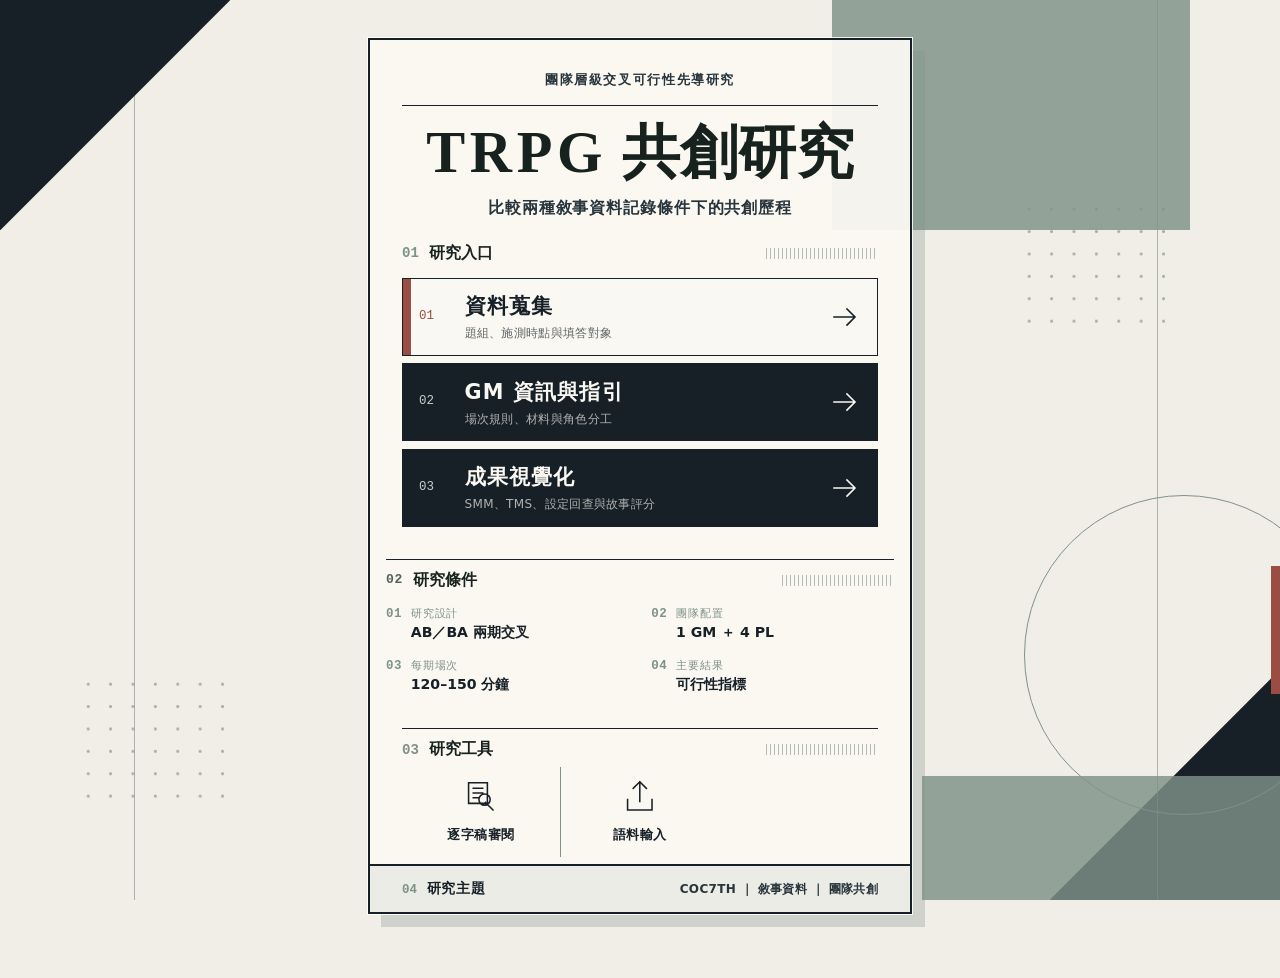
<file: index.html>
<!doctype html>
<html lang="zh-Hant">
<head>
  <meta charset="utf-8">
  <meta http-equiv="Content-Type" content="text/html; charset=utf-8">
  <meta name="viewport" content="width=device-width, initial-scale=1">
  <meta name="theme-color" content="#172027">
  <title>TRPG 共創研究網站</title>
  <meta name="description" content="TRPG 共創研究網站，提供 AB／BA 交叉先導研究的資料蒐集、GM 指引、成果視覺化與語料工具入口。">
  <link rel="stylesheet" href="web/assets/research-ui.css">
</head>
<body class="research-tools portal-page focused-home">
  <a class="skip-link" href="#main-content">跳到主內容</a>

  <div class="home-geometry" aria-hidden="true">
    <span class="geometry-corner geometry-corner-left"></span>
    <span class="geometry-corner geometry-corner-right"></span>
    <span class="geometry-field geometry-field-top"></span>
    <span class="geometry-field geometry-field-bottom"></span>
    <span class="geometry-ring"></span>
    <span class="geometry-dots geometry-dots-left"></span>
    <span class="geometry-dots geometry-dots-right"></span>
  </div>

  <main id="main-content" class="home-entry-main" tabindex="-1">
    <article class="home-console" aria-labelledby="home-title">
      <header class="home-console-header">
        <p class="home-kicker">團隊層級交叉可行性先導研究</p>
        <div class="home-title-rule" aria-hidden="true"></div>
        <h1 id="home-title"><span>TRPG</span> 共創研究</h1>
        <p class="home-intro">比較兩種敘事資料記錄條件下的共創歷程</p>
      </header>

      <nav class="home-primary-nav" aria-label="研究入口">
        <div class="home-section-label">
          <span>01</span>
          <h2>研究入口</h2>
          <i aria-hidden="true"></i>
        </div>

        <a class="home-entry home-entry-current" href="web/data-collection.html">
          <span class="home-entry-index">01</span>
          <span class="home-entry-copy">
            <strong>資料蒐集</strong>
            <small>題組、施測時點與填答對象</small>
          </span>
          <svg viewBox="0 0 32 32" aria-hidden="true"><path d="M5 16h20M18 8l8 8-8 8"/></svg>
        </a>

        <a class="home-entry" href="web/gm-prep.html">
          <span class="home-entry-index">02</span>
          <span class="home-entry-copy">
            <strong>GM 資訊與指引</strong>
            <small>場次規則、材料與角色分工</small>
          </span>
          <svg viewBox="0 0 32 32" aria-hidden="true"><path d="M5 16h20M18 8l8 8-8 8"/></svg>
        </a>

        <a class="home-entry" href="web/results.html">
          <span class="home-entry-index">03</span>
          <span class="home-entry-copy">
            <strong>成果視覺化</strong>
            <small>SMM、TMS、設定回查與故事評分</small>
          </span>
          <svg viewBox="0 0 32 32" aria-hidden="true"><path d="M5 16h20M18 8l8 8-8 8"/></svg>
        </a>
      </nav>

      <section class="study-facts home-facts" aria-labelledby="facts-title">
        <div class="home-section-label">
          <span>02</span>
          <h2 id="facts-title">研究條件</h2>
          <i aria-hidden="true"></i>
        </div>
        <article><span>01</span><div><small>研究設計</small><strong>AB／BA 兩期交叉</strong></div></article>
        <article><span>02</span><div><small>團隊配置</small><strong>1 GM ＋ 4 PL</strong></div></article>
        <article><span>03</span><div><small>每期場次</small><strong>120–150 分鐘</strong></div></article>
        <article><span>04</span><div><small>主要結果</small><strong>可行性指標</strong></div></article>
      </section>

      <nav class="home-tools" aria-label="研究工具">
        <div class="home-section-label">
          <span>03</span>
          <h2>研究工具</h2>
          <i aria-hidden="true"></i>
        </div>
        <div class="home-tool-list">
          <a class="home-tool" href="web/transcript-review.html">
            <svg viewBox="0 0 40 40" aria-hidden="true">
              <path d="M7 5h20v22H7zM12 11h10M12 16h10M12 21h6M25 26l8 8M24 29a6 6 0 1 0 0-12 6 6 0 0 0 0 12Z"/>
            </svg>
            <span>逐字稿審閱</span>
          </a>
          <a class="home-tool" href="web/dago-corpus-input.html">
            <svg viewBox="0 0 40 40" aria-hidden="true">
              <path d="M20 4v21M13 11l7-7 7 7M7 23v11h26V23"/>
            </svg>
            <span>語料輸入</span>
          </a></div>
      </nav>

      <footer class="home-signature">
        <div><span>04</span><strong>研究主題</strong></div>
        <p>COC7TH <b aria-hidden="true">｜</b> 敘事資料 <b aria-hidden="true">｜</b> 團隊共創</p>
      </footer>
    </article>
  </main>
</body>
</html>
</file>
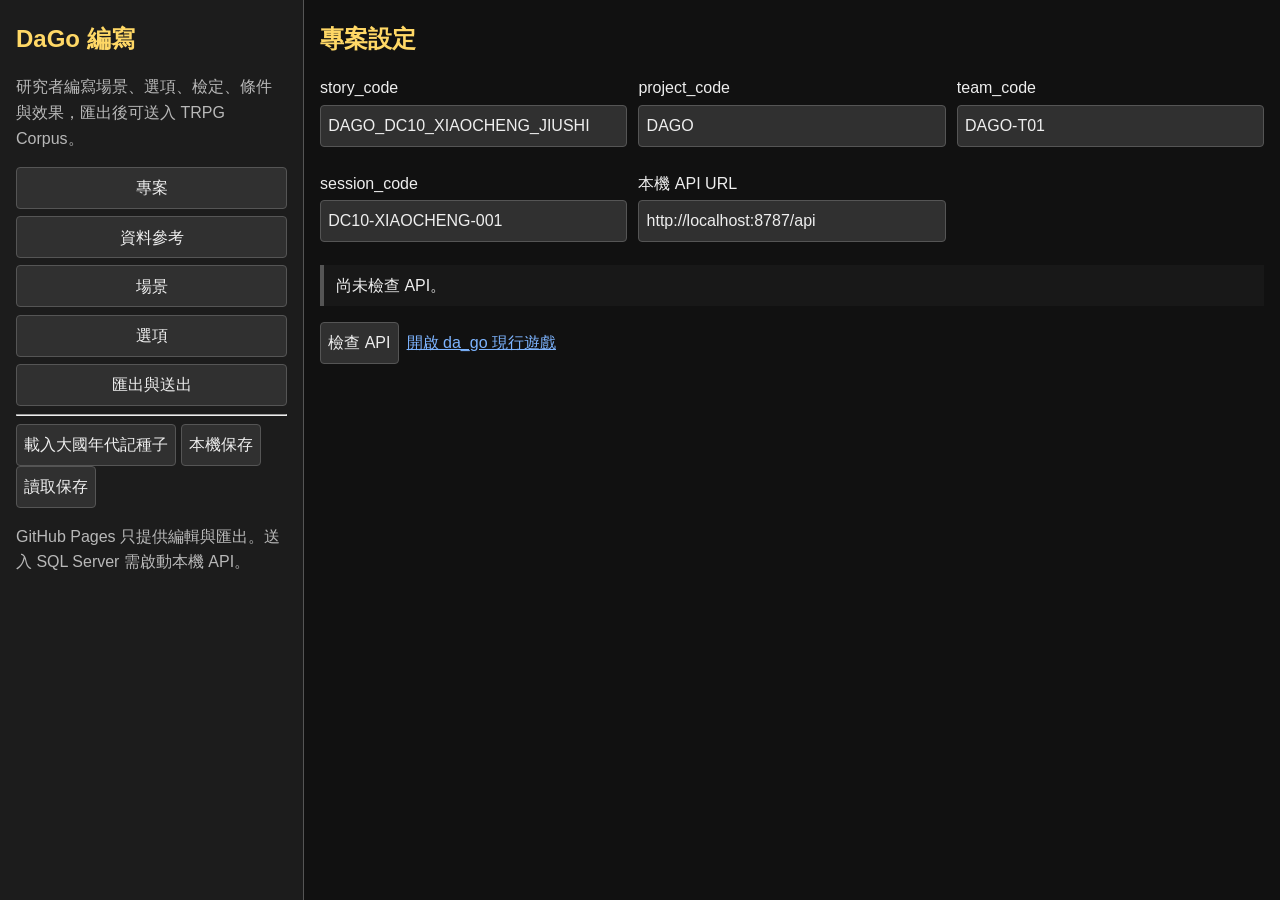
<file: web/dago-authoring.html>
<!doctype html>
<html lang="zh-Hant">
<head>
  <meta charset="utf-8">
  <meta name="viewport" content="width=device-width, initial-scale=1">
  <title>DaGo 劇情編寫介面</title>
  <style>
    :root{color-scheme:dark;--bg:#111;--panel:#202020;--panel2:#292929;--line:#555;--text:#eee;--muted:#b8b8b8;--gold:#ffd866;--blue:#7db4ff;--ok:#8ee88e;--bad:#ff8989}
    *{box-sizing:border-box}
    body{margin:0;background:var(--bg);color:var(--text);font-family:Verdana,Arial,"Microsoft JhengHei",sans-serif;line-height:1.6}
    .wrap{display:grid;grid-template-columns:19rem minmax(0,1fr);min-height:100vh}
    aside{background:#1c1c1c;border-right:1px solid var(--line);padding:1rem;position:sticky;top:0;height:100vh;overflow:auto}
    main{padding:1rem;max-width:86rem}
    h1,h2,h3{color:var(--gold);margin:.25rem 0 .65rem}
    a{color:var(--blue)}
    button,input,textarea,select{font:inherit;background:#303030;color:var(--text);border:1px solid var(--line);padding:.45rem;border-radius:4px}
    button{cursor:pointer}
    button:hover{border-color:#888}
    textarea{width:100%;min-height:7rem;resize:vertical}
    label{display:grid;gap:.25rem;margin:.4rem 0}
    nav{display:grid;grid-template-columns:1fr;gap:.45rem}
    pre{white-space:pre-wrap;background:#050505;border:1px solid #444;padding:.8rem;max-height:30rem;overflow:auto}
    .grid{display:grid;grid-template-columns:repeat(auto-fit,minmax(16rem,1fr));gap:.7rem}
    .card,.item{border:1px solid var(--line);background:var(--panel);padding:.75rem;border-radius:6px;margin:.45rem 0}
    .wide{grid-column:1/-1}
    .muted{color:var(--muted)}
    .row{display:flex;gap:.5rem;flex-wrap:wrap;align-items:center}
    .status{border-left:4px solid var(--line);padding:.5rem .75rem;background:#181818}
    .status.ok{border-left-color:var(--ok)}
    .status.bad{border-left-color:var(--bad)}
    .pill{display:inline-block;border:1px solid #666;border-radius:999px;padding:.1rem .45rem;margin:.1rem;color:#ddd}
    .split{display:grid;grid-template-columns:minmax(0,1fr) 20rem;gap:1rem}
    @media (max-width: 860px){.wrap{grid-template-columns:1fr}aside{position:static;height:auto}.split{grid-template-columns:1fr}}
  </style>
</head>
<body>
  <div class="wrap">
    <aside>
      <h1>DaGo 編寫</h1>
      <p class="muted">研究者編寫場景、選項、檢定、條件與效果，匯出後可送入 TRPG Corpus。</p>
      <nav>
        <button data-panel="meta" type="button">專案</button>
        <button data-panel="reference" type="button">資料參考</button>
        <button data-panel="passages" type="button">場景</button>
        <button data-panel="choices" type="button">選項</button>
        <button data-panel="export" type="button">匯出與送出</button>
      </nav>
      <hr>
      <button id="loadSeed" type="button">載入大國年代記種子</button>
      <button id="saveLocal" type="button">本機保存</button>
      <button id="loadLocal" type="button">讀取保存</button>
      <p class="muted">GitHub Pages 只提供編輯與匯出。送入 SQL Server 需啟動本機 API。</p>
    </aside>
    <main>
      <section id="metaPanel">
        <h2>專案設定</h2>
        <div class="grid">
          <label>story_code<input id="storyCode" value="DAGO_DC10_XIAOCHENG_JIUSHI"></label>
          <label>project_code<input id="projectCode" value="DAGO"></label>
          <label>team_code<input id="teamCode" value="DAGO-T01"></label>
          <label>session_code<input id="sessionCode" value="DC10-XIAOCHENG-001"></label>
          <label>本機 API URL<input id="apiBase" value="http://localhost:8787/api"></label>
        </div>
        <p id="apiStatus" class="status">尚未檢查 API。</p>
        <div class="row">
          <button id="checkApi" type="button">檢查 API</button>
          <a href="https://dana-will-be-yours.github.io/da_go/game.html?v=1.11.1-xiaocheng-local" target="_blank" rel="noopener">開啟 da_go 現行遊戲</a>
        </div>
      </section>

      <section id="referencePanel" hidden>
        <h2>資料參考</h2>
        <div class="row">
          <button id="reloadReference" type="button">重新讀取公開參考</button>
          <button id="loadApiReference" type="button">讀取本機資料庫參考</button>
        </div>
        <div id="referenceBox" class="split"></div>
      </section>

      <section id="passagesPanel" hidden>
        <h2>場景</h2>
        <div class="row"><button id="addPassage" type="button">新增場景</button><button id="deletePassage" type="button">刪除目前場景</button></div>
        <div class="split">
          <div id="passageList"></div>
          <div class="card">
            <h3>場景編輯</h3>
            <div class="grid">
              <label>passage_code<input id="pCode"></label>
              <label>title<input id="pTitle"></label>
              <label>location<input id="pLocation"></label>
              <label>time_slot<input id="pTime"></label>
              <label>sort_order<input id="pSort" type="number" value="100"></label>
              <label>is_start<select id="pStart"><option value="false">false</option><option value="true">true</option></select></label>
              <label class="wide">body<textarea id="pBody"></textarea></label>
              <label class="wide">tags，一行一個<textarea id="pTags"></textarea></label>
            </div>
            <button id="savePassage" type="button">保存場景</button>
          </div>
        </div>
      </section>

      <section id="choicesPanel" hidden>
        <h2>選項</h2>
        <div class="grid">
          <label>所屬場景<select id="choicePassage"></select></label>
          <label>choice_code<input id="cCode"></label>
          <label>text<input id="cText"></label>
          <label>target<select id="cTarget"></select></label>
          <label>function<select id="cFunc"><option>action</option><option>question</option><option>decision</option><option>negotiation</option><option>summary</option><option>training</option></select></label>
          <label>skill<select id="cSkill"></select></label>
          <label>DC<select id="cDc"><option value="0">無</option><option value="8">8 簡單</option><option value="10">10 基礎挑戰</option><option value="12">12 標準挑戰</option><option value="14">14 困難</option><option value="16">16 很困難</option><option value="18">18 極難</option><option value="20">20 傳奇級</option></select></label>
          <label>need flag/input<input id="cNeed"></label>
          <label>gain flag/item<input id="cGain"></label>
          <label class="wide">success text<textarea id="cSuccess"></textarea></label>
          <label class="wide">failure text<textarea id="cFailure"></textarea></label>
        </div>
        <button id="saveChoice" type="button">新增選項</button>
        <div id="choiceList"></div>
      </section>

      <section id="exportPanel" hidden>
        <h2>匯出與送出</h2>
        <div class="row">
          <button id="buildJson" type="button">產生 JSON</button>
          <button id="copyJson" type="button">複製</button>
          <button id="downloadJson" type="button">下載</button>
          <button id="postJson" type="button">送到本機 API</button>
        </div>
        <p id="postStatus" class="status">尚未送出。</p>
        <pre id="jsonOut"></pre>
      </section>
    </main>
  </div>
  <script>
(() => {
  "use strict";
  const store = "dagoAuthoringDraftV2";
  const state = {
    meta: {story_code: "DAGO_DC10_XIAOCHENG_JIUSHI", project_code: "DAGO", team_code: "DAGO-T01", session_code: "DC10-XIAOCHENG-001"},
    apiBase: "http://localhost:8787/api",
    passages: [],
    current: null,
    reference: null
  };
  const $ = id => document.getElementById(id);
  const esc = value => String(value ?? "").replace(/[&<>"]/g, c => ({"&":"&amp;","<":"&lt;",">":"&gt;","\"":"&quot;"}[c]));
  const uid = prefix => prefix + "_" + Math.random().toString(36).slice(2, 8).toUpperCase();
  const panels = ["meta", "reference", "passages", "choices", "export"];

  document.querySelectorAll("[data-panel]").forEach(button => button.addEventListener("click", () => show(button.dataset.panel)));
  $("loadSeed").addEventListener("click", loadSeed);
  $("saveLocal").addEventListener("click", saveLocal);
  $("loadLocal").addEventListener("click", loadLocal);
  $("checkApi").addEventListener("click", checkApi);
  $("reloadReference").addEventListener("click", () => loadReference(false));
  $("loadApiReference").addEventListener("click", () => loadReference(true));
  $("addPassage").addEventListener("click", addPassage);
  $("deletePassage").addEventListener("click", deletePassage);
  $("savePassage").addEventListener("click", savePassage);
  $("choicePassage").addEventListener("change", renderChoiceList);
  $("saveChoice").addEventListener("click", saveChoice);
  $("buildJson").addEventListener("click", buildJson);
  $("copyJson").addEventListener("click", () => navigator.clipboard?.writeText(buildJson()));
  $("downloadJson").addEventListener("click", downloadJson);
  $("postJson").addEventListener("click", postJson);

  function show(panel) {
    panels.forEach(name => $(name + "Panel").hidden = name !== panel);
    if (panel === "reference") renderReference();
    if (panel === "passages") renderPassages();
    if (panel === "choices") renderChoices();
    if (panel === "export") buildJson();
  }

  function syncMeta() {
    state.meta = {
      story_code: $("storyCode").value.trim(),
      project_code: $("projectCode").value.trim(),
      team_code: $("teamCode").value.trim(),
      session_code: $("sessionCode").value.trim()
    };
    state.apiBase = $("apiBase").value.trim().replace(/\/+$/, "");
  }

  function fillMeta() {
    $("storyCode").value = state.meta.story_code || "";
    $("projectCode").value = state.meta.project_code || "";
    $("teamCode").value = state.meta.team_code || "";
    $("sessionCode").value = state.meta.session_code || "";
    $("apiBase").value = state.apiBase || "http://localhost:8787/api";
  }

  function readTags(value) {
    return String(value || "").split(/\n+/).map(x => x.trim()).filter(Boolean);
  }

  async function loadReference(fromApi) {
    syncMeta();
    const url = fromApi ? state.apiBase + "/authoring-reference" : "dago-authoring-reference.json?v=1.11.1-xiaocheng-local";
    try {
      const response = await fetch(url, {cache: "no-store"});
      if (!response.ok) throw new Error("HTTP " + response.status);
      state.reference = await response.json();
      renderReference();
    } catch (error) {
      $("referenceBox").innerHTML = '<p class="status bad">參考資料讀取失敗：' + esc(error.message || error) + "</p>";
    }
  }

  async function checkApi() {
    syncMeta();
    const box = $("apiStatus");
    try {
      const response = await fetch(state.apiBase + "/health", {cache: "no-store"});
      if (!response.ok) throw new Error("HTTP " + response.status);
      const data = await response.json();
      box.className = "status ok";
      box.textContent = "API 可連線：" + data.database;
    } catch (error) {
      box.className = "status bad";
      box.textContent = "API 無法連線：" + (error.message || error);
    }
  }

  function renderReference() {
    const ref = state.reference;
    if (!ref) {
      $("referenceBox").innerHTML = '<p class="status">尚未讀取參考資料。</p>';
      return;
    }
    const skillRows = ref.skills || (ref.world || []).filter(row => row.type === "skill").map(row => ({code: row.code, name: row.name, attr: ""}));
    const locationRows = ref.locations || (ref.rules || []).filter(row => row.type === "location").map(row => ({code: row.code, name: row.name, type: "database"}));
    const docs = (ref.source_documents || []).map(doc => `<div class="item"><b>${esc(doc.name || doc.file_name || doc.title || doc.source_document_code)}</b><br><span class="muted">${esc(doc.type || "")} / ${esc(doc.story_use || doc.review_status || "")}</span></div>`).join("");
    const skills = skillRows.map(row => `<span class="pill">${esc(row.name)} ${esc(row.attr || row.code)}</span>`).join("");
    const locs = locationRows.map(row => `<div class="item"><b>${esc(row.name)}</b><br><span class="muted">${esc(row.code)} / ${esc(row.type)}</span></div>`).join("");
    const tables = [...(ref.database_reference?.runtime_tables || []), ...(ref.database_reference?.authoring_tables || [])].map(x => `<span class="pill">${esc(x)}</span>`).join("");
    $("referenceBox").innerHTML = `<div><h3>文本參考資料</h3>${docs}<h3>技能</h3><p>${skills}</p></div><aside class="card"><h3>資料庫內容</h3><p>${tables}</p><h3>常山縣地點</h3>${locs}</aside>`;
  }

  function loadSeed() {
    const seed = state.reference?.story_seed;
    if (!seed) {
      loadReference(false).then(loadSeed);
      return;
    }
    state.meta = {
      story_code: seed.story_code,
      project_code: seed.project_code,
      team_code: seed.team_code,
      session_code: seed.session_code
    };
    state.passages = JSON.parse(JSON.stringify(seed.passages || []));
    state.current = state.passages[0]?.passage_code || null;
    fillMeta();
    renderPassages();
    renderChoices();
    show("passages");
  }

  function addPassage() {
    const code = uid("P");
    state.passages.push({
      passage_code: code,
      title: "新場景",
      location: "",
      time_slot: "",
      body: "",
      tags: ["researcher"],
      is_start: state.passages.length === 0,
      sort_order: (state.passages.length + 1) * 100,
      choices: []
    });
    editPassage(code);
    renderPassages();
    renderChoices();
  }

  function deletePassage() {
    if (!state.current) return;
    state.passages = state.passages.filter(p => p.passage_code !== state.current);
    state.current = state.passages[0]?.passage_code || null;
    renderPassages();
    renderChoices();
  }

  function savePassage() {
    let passage = state.passages.find(p => p.passage_code === state.current);
    if (!passage) {
      addPassage();
      passage = state.passages.find(p => p.passage_code === state.current);
    }
    const oldCode = passage.passage_code;
    passage.passage_code = $("pCode").value.trim() || oldCode;
    passage.title = $("pTitle").value.trim() || "未命名場景";
    passage.location = $("pLocation").value.trim();
    passage.time_slot = $("pTime").value.trim();
    passage.sort_order = Number($("pSort").value) || 100;
    passage.is_start = $("pStart").value === "true";
    passage.body = $("pBody").value.trim();
    passage.tags = readTags($("pTags").value);
    state.passages.forEach(p => {
      (p.choices || []).forEach(choice => {
        if (choice.target === oldCode) choice.target = passage.passage_code;
      });
    });
    state.current = passage.passage_code;
    renderPassages();
    renderChoices();
  }

  function editPassage(code) {
    const passage = state.passages.find(p => p.passage_code === code);
    if (!passage) return;
    state.current = code;
    $("pCode").value = passage.passage_code || "";
    $("pTitle").value = passage.title || "";
    $("pLocation").value = passage.location || "";
    $("pTime").value = passage.time_slot || "";
    $("pSort").value = passage.sort_order || 100;
    $("pStart").value = String(!!passage.is_start);
    $("pBody").value = passage.body || "";
    $("pTags").value = (passage.tags || []).join("\n");
  }

  function renderPassages() {
    const list = $("passageList");
    list.innerHTML = state.passages.slice().sort((a,b) => (a.sort_order || 0) - (b.sort_order || 0)).map(p => `<div class="item"><b>${esc(p.title)}</b><br><span class="muted">${esc(p.passage_code)} / ${esc(p.location || "")}</span><br><button type="button" data-edit="${esc(p.passage_code)}">編輯</button></div>`).join("");
    list.querySelectorAll("[data-edit]").forEach(button => button.addEventListener("click", () => editPassage(button.dataset.edit)));
    if (state.current) editPassage(state.current);
  }

  function passageOptions(includeBlank) {
    const options = state.passages.map(p => `<option value="${esc(p.passage_code)}">${esc(p.title)} (${esc(p.passage_code)})</option>`).join("");
    return includeBlank ? '<option value="">無</option>' + options : options;
  }

  function renderChoices() {
    const skillRows = state.reference?.skills || (state.reference?.world || []).filter(row => row.type === "skill").map(row => ({code: row.code, name: row.name}));
    const skillOptions = ['<option value="">無</option>'].concat(skillRows.map(s => `<option value="${esc(s.code)}">${esc(s.name)} (${esc(s.code)})</option>`));
    $("cSkill").innerHTML = skillOptions.join("");
    $("choicePassage").innerHTML = passageOptions(false);
    $("cTarget").innerHTML = passageOptions(true);
    if (state.current) $("choicePassage").value = state.current;
    renderChoiceList();
  }

  function saveChoice() {
    const passage = state.passages.find(p => p.passage_code === $("choicePassage").value);
    if (!passage) return;
    const skill = $("cSkill").value;
    const need = $("cNeed").value.trim();
    const gain = $("cGain").value.trim();
    passage.choices = passage.choices || [];
    passage.choices.push({
      id: $("cCode").value.trim() || uid("C"),
      text: $("cText").value.trim() || "未命名選項",
      target: $("cTarget").value || null,
      utterance_function: $("cFunc").value,
      check: skill ? {skill, dc: Number($("cDc").value) || 8} : null,
      conditions: need ? [{op: "has", path: "flags", value: need}] : [],
      effects: gain ? [{op: "gain", value: gain}] : [],
      success_text: $("cSuccess").value.trim(),
      failure_text: $("cFailure").value.trim(),
      sort_order: (passage.choices.length + 1) * 100
    });
    ["cCode","cText","cNeed","cGain","cSuccess","cFailure"].forEach(id => $(id).value = "");
    renderChoiceList();
  }

  function renderChoiceList() {
    const passage = state.passages.find(p => p.passage_code === $("choicePassage").value);
    $("choiceList").innerHTML = passage ? (passage.choices || []).map((choice, index) => `<div class="item"><b>${esc(choice.text)}</b><br><span class="muted">${esc(choice.id)} -> ${esc(choice.target || "")}</span><br><button type="button" data-remove-choice="${index}">刪除</button></div>`).join("") : "";
    $("choiceList").querySelectorAll("[data-remove-choice]").forEach(button => button.addEventListener("click", () => {
      passage.choices.splice(Number(button.dataset.removeChoice), 1);
      renderChoiceList();
    }));
  }

  function exportObject() {
    syncMeta();
    return {
      metadata: Object.assign({}, state.meta, {
        export_format: "da_go_researcher_story_json_v1",
        target_database: "TRPG_Corpus_DB",
        exported_at: new Date().toISOString()
      }),
      passages: state.passages
    };
  }

  function buildJson() {
    const text = JSON.stringify(exportObject(), null, 2);
    $("jsonOut").textContent = text;
    return text;
  }

  function downloadJson() {
    const blob = new Blob([buildJson()], {type: "application/json"});
    const url = URL.createObjectURL(blob);
    const a = document.createElement("a");
    a.href = url;
    a.download = (state.meta.story_code || "dago_story") + ".json";
    a.click();
    URL.revokeObjectURL(url);
  }

  async function postJson() {
    syncMeta();
    const status = $("postStatus");
    try {
      const response = await fetch(state.apiBase + "/researcher-stories", {
        method: "POST",
        headers: {"Content-Type": "application/json"},
        body: JSON.stringify({story_code: state.meta.story_code, auto_load: true, story_json: exportObject()})
      });
      const data = await response.json();
      if (!response.ok) throw new Error(data.error || ("HTTP " + response.status));
      status.className = "status ok";
      status.textContent = "已送出：" + data.story_code + " / " + (data.validation?.validation_status || "unknown");
    } catch (error) {
      status.className = "status bad";
      status.textContent = "送出失敗：" + (error.message || error);
    }
  }

  function saveLocal() {
    syncMeta();
    localStorage.setItem(store, JSON.stringify(state));
  }

  function loadLocal() {
    const raw = localStorage.getItem(store);
    if (!raw) return;
    const next = JSON.parse(raw);
    Object.assign(state, next);
    fillMeta();
    renderPassages();
    renderChoices();
  }

  fillMeta();
  loadReference(false);
  show("meta");
})();
  </script>
</body>
</html>
</file>
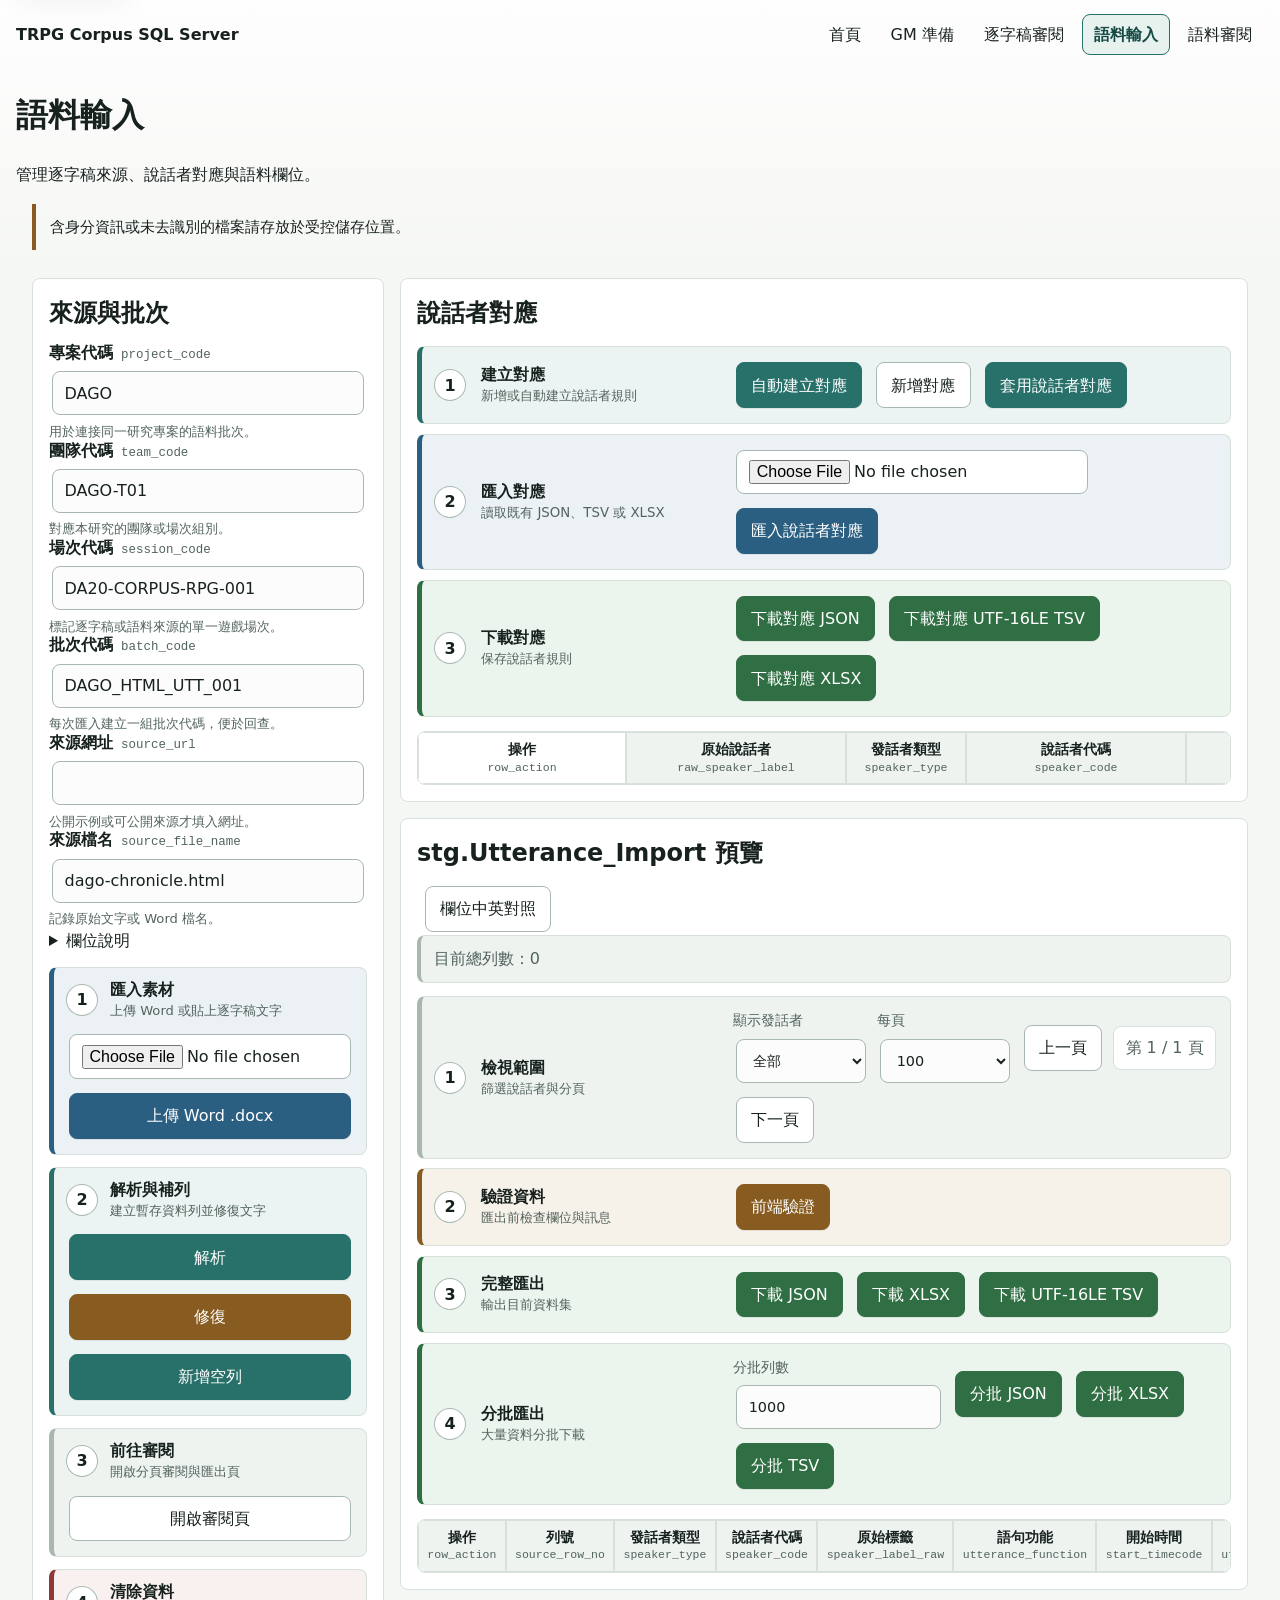
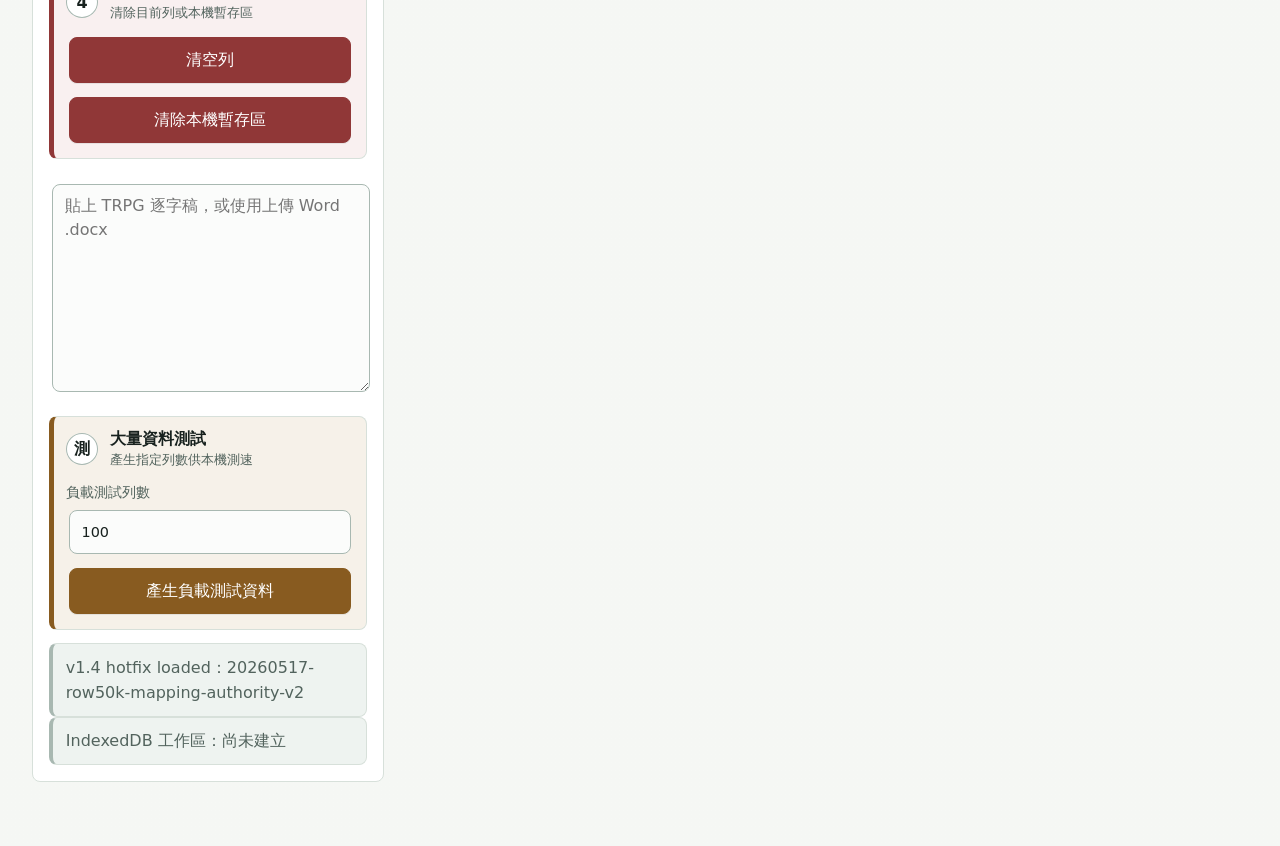
<file: web/dago-corpus-input.html>
<!doctype html>
<html lang="zh-Hant">
<head>
<meta charset="utf-8">
<meta name="viewport" content="width=device-width,initial-scale=1">
<title>語料輸入 | TRPG Corpus SQL Server</title>
<meta name="description" content="TRPG 語料輸入工具，整理來源文件、Speaker Mapping、IndexedDB 暫存區與暫存資料匯出。">
<style>
body{font-family:Microsoft JhengHei,Noto Sans TC,sans-serif;margin:16px;background:#f4f1ea;color:#24211d}main{max-width:1700px;margin:auto}.layout{display:grid;grid-template-columns:340px 1fr;gap:12px}form,section{background:#fff;border:1px solid #ccc;padding:12px;margin:8px 0}input,textarea,select,button{font:inherit;margin:3px;padding:6px}textarea{min-height:120px}.table-wrap{overflow:auto;max-height:620px}table{border-collapse:collapse;width:max-content;min-width:100%}th,td{border:1px solid #ddd;padding:6px;vertical-align:top}td textarea{width:420px;min-height:70px}.err{color:#900;white-space:pre-wrap}.warn,.note{color:#850;white-space:pre-wrap}.bar{display:flex;flex-wrap:wrap;gap:8px;align-items:center;margin:8px 0}.mapping-wrap{max-height:360px;overflow:auto}.mapping-table{table-layout:fixed;width:100%;min-width:980px}.mapping-table th:nth-child(1),.mapping-table td:nth-child(1){width:150px;min-width:150px;position:sticky;left:0;background:#fff;z-index:2}.mapping-table th:nth-child(2),.mapping-table td:nth-child(2){width:220px}.mapping-table th:nth-child(3),.mapping-table td:nth-child(3){width:120px}.mapping-table th:nth-child(4),.mapping-table td:nth-child(4){width:220px}.mapping-table th:nth-child(5),.mapping-table td:nth-child(5){width:180px}.mapping-table th:nth-child(6),.mapping-table td:nth-child(6){width:220px}.mapping-table input,.mapping-table select{box-sizing:border-box;width:100%;max-width:100%}.mapping-table td{white-space:nowrap}.mapping-table td:first-child button{padding:3px 5px;margin:1px}@media(max-width:1000px){.layout{grid-template-columns:1fr}}
</style>
<link rel="stylesheet" href="assets/research-ui.css">
</head>
<body class="research-tools corpus-input-page">
<a class="skip-link" href="#main-content">跳到主內容</a>
<div class="tool-topbar">
<strong>TRPG Corpus SQL Server</strong>
<nav aria-label="工具導覽"><a href="../index.html">首頁</a><a href="gm-prep.html">GM 準備</a><a href="transcript-review.html">逐字稿審閱</a><a href="dago-corpus-input.html" aria-current="page">語料輸入</a><a href="dago-corpus-review.html">語料審閱</a></nav>
</div>
<main id="main-content" tabindex="-1">
<h1>語料輸入</h1>
<p>管理逐字稿來源、說話者對應與語料欄位。</p>
<p class="privacy-notice" role="note">含身分資訊或未去識別的檔案請存放於受控儲存位置。</p>
<div class="layout">
<form id="sourceForm">
<h2>來源與批次</h2>
<label class="field-label"><span class="field-title">專案代碼 <span class="field-code">project_code</span></span><input name="project_code" value="DAGO"><span class="field-help">用於連接同一研究專案的語料批次。</span></label>
<label class="field-label"><span class="field-title">團隊代碼 <span class="field-code">team_code</span></span><input name="team_code" value="DAGO-T01"><span class="field-help">對應本研究的團隊或場次組別。</span></label>
<label class="field-label"><span class="field-title">場次代碼 <span class="field-code">session_code</span></span><input name="session_code" value="DA20-CORPUS-RPG-001"><span class="field-help">標記逐字稿或語料來源的單一遊戲場次。</span></label>
<label class="field-label"><span class="field-title">批次代碼 <span class="field-code">batch_code</span></span><input name="batch_code" value="DAGO_HTML_UTT_001"><span class="field-help">每次匯入建立一組批次代碼，便於回查。</span></label>
<label class="field-label"><span class="field-title">來源網址 <span class="field-code">source_url</span></span><input name="source_url" value=""><span class="field-help">公開示例或可公開來源才填入網址。</span></label>
<label class="field-label"><span class="field-title">來源檔名 <span class="field-code">source_file_name</span></span><input name="source_file_name" value="dago-chronicle.html"><span class="field-help">記錄原始文字或 Word 檔名。</span></label>
<details><summary>欄位說明</summary><p>研究者貼上純文字逐字稿，或上傳 .docx。原始文字寫入 utterance_text_raw；清理預覽寫入 utterance_text_clean。IndexedDB 暫存區支援分頁、說話者篩選、單列新增、刪除、分割、說話者對應匯入匯出與游標分批匯出。</p></details>
<div class="action-sequence source-actions" aria-label="語料輸入操作">
<div class="action-group action-group-ingest"><span class="action-step">1</span><div class="action-copy"><strong>匯入素材</strong><small>上傳 Word 或貼上逐字稿文字</small></div><div class="action-buttons"><input id="docxFile" type="file" accept=".docx,application/vnd.openxmlformats-officedocument.wordprocessingml.document"><button type="button" id="importDocx" class="action-ingest">上傳 Word .docx</button></div></div>
<div class="action-group action-group-process"><span class="action-step">2</span><div class="action-copy"><strong>解析與補列</strong><small>建立暫存資料列並修復文字</small></div><div class="action-buttons"><button type="button" id="parseText" class="action-process">解析</button><button type="button" id="repairText" class="action-check">修復</button><button type="button" id="addRow" class="action-process">新增空列</button></div></div>
<div class="action-group action-group-nav"><span class="action-step">3</span><div class="action-copy"><strong>前往審閱</strong><small>開啟分頁審閱與匯出頁</small></div><div class="action-buttons"><button type="button" id="openReview" class="action-nav">開啟審閱頁</button></div></div>
<div class="action-group action-group-danger"><span class="action-step">4</span><div class="action-copy"><strong>清除資料</strong><small>清除目前列或本機暫存區</small></div><div class="action-buttons"><button type="button" id="clearRows" class="action-danger">清空列</button><button type="button" id="clearIndexedDbWorkspace" class="action-danger">清除本機暫存區</button></div></div>
</div>
<textarea id="sourceText" placeholder="貼上 TRPG 逐字稿，或使用上傳 Word .docx"></textarea>
<div class="action-sequence compact stress-actions" aria-label="負載測試操作"><div class="action-group action-group-check"><span class="action-step">測</span><div class="action-copy"><strong>大量資料測試</strong><small>產生指定列數供本機測速</small></div><div class="action-buttons"><label>負載測試列數<input id="stressRowCount" type="number" value="100" min="1" step="100"></label><button type="button" id="generateStressRows" class="action-check">產生負載測試資料</button></div></div></div>
<div id="status" aria-live="polite"></div>
<div id="workspaceStatus" class="note" aria-live="polite"></div>
</form>
<div>
<section>
<h2>說話者對應</h2>
<div class="action-sequence compact mapping-actions" aria-label="說話者對應操作">
<div class="action-group action-group-process"><span class="action-step">1</span><div class="action-copy"><strong>建立對應</strong><small>新增或自動建立說話者規則</small></div><div class="action-buttons"><button type="button" id="autoMapping" class="action-process">自動建立對應</button><button type="button" id="addMapping" class="action-nav">新增對應</button><button type="button" id="applyMapping" class="action-process">套用說話者對應</button></div></div>
<div class="action-group action-group-ingest"><span class="action-step">2</span><div class="action-copy"><strong>匯入對應</strong><small>讀取既有 JSON、TSV 或 XLSX</small></div><div class="action-buttons"><input id="mappingImportFile" type="file" accept=".json,.tsv,.txt,.xlsx"><button type="button" id="importMapping" class="action-ingest">匯入說話者對應</button></div></div>
<div class="action-group action-group-export"><span class="action-step">3</span><div class="action-copy"><strong>下載對應</strong><small>保存說話者規則</small></div><div class="action-buttons"><button type="button" id="downloadMappingJson" class="action-export">下載對應 JSON</button><button type="button" id="downloadMappingTsv" class="action-export">下載對應 UTF-16LE TSV</button><button type="button" id="downloadMappingXlsx" class="action-export">下載對應 XLSX</button></div></div>
</div>
<div class="table-wrap mapping-wrap"><table class="mapping-table"><thead><tr><th><span class="schema-head"><span class="schema-title">操作</span><span class="schema-code">row_action</span></span></th><th><span class="schema-head"><span class="schema-title">原始說話者</span><span class="schema-code">raw_speaker_label</span></span></th><th><span class="schema-head"><span class="schema-title">發話者類型</span><span class="schema-code">speaker_type</span></span></th><th><span class="schema-head"><span class="schema-title">說話者代碼</span><span class="schema-code">speaker_code</span></span></th><th><span class="schema-head"><span class="schema-title">目標資料表</span><span class="schema-code">target_table</span></span></th><th><span class="schema-head"><span class="schema-title">備註</span><span class="schema-code">note</span></span></th></tr></thead><tbody id="mappingRows"></tbody></table></div>
</section>
<section>
<h2>stg.Utterance_Import 預覽</h2>
<div id="rowSummary" class="note">目前總列數：0</div>
<div class="action-sequence compact preview-actions" aria-label="暫存資料預覽操作">
<div class="action-group action-group-nav"><span class="action-step">1</span><div class="action-copy"><strong>檢視範圍</strong><small>篩選說話者與分頁</small></div><div class="action-buttons"><label>顯示發話者<select id="speakerFilter"><option value="__ALL__">全部</option></select></label><label>每頁<select id="pageSize"><option value="50">50</option><option value="100" selected>100</option><option value="200">200</option><option value="0">全部</option></select></label><button type="button" id="pagePrev" class="action-nav">上一頁</button><span id="pageInfo">第 1 / 1 頁</span><button type="button" id="pageNext" class="action-nav">下一頁</button></div></div>
<div class="action-group action-group-check"><span class="action-step">2</span><div class="action-copy"><strong>驗證資料</strong><small>匯出前檢查欄位與訊息</small></div><div class="action-buttons"><button type="button" id="validateBtn" class="action-check">前端驗證</button></div></div>
<div class="action-group action-group-export"><span class="action-step">3</span><div class="action-copy"><strong>完整匯出</strong><small>輸出目前資料集</small></div><div class="action-buttons"><button type="button" id="downloadJson" class="action-export">下載 JSON</button><button type="button" id="downloadXlsx" class="action-export">下載 XLSX</button><button type="button" id="downloadTsv" class="action-export">下載 UTF-16LE TSV</button></div></div>
<div class="action-group action-group-export"><span class="action-step">4</span><div class="action-copy"><strong>分批匯出</strong><small>大量資料分批下載</small></div><div class="action-buttons"><label>分批列數<input id="partSize" type="number" value="1000" min="100" step="100"></label><button type="button" id="downloadJsonParts" class="action-export">分批 JSON</button><button type="button" id="downloadXlsxParts" class="action-export">分批 XLSX</button><button type="button" id="downloadTsvParts" class="action-export">分批 TSV</button></div></div>
</div>
<div class="table-wrap"><table><thead><tr><th><span class="schema-head"><span class="schema-title">操作</span><span class="schema-code">row_action</span></span></th><th><span class="schema-head"><span class="schema-title">列號</span><span class="schema-code">source_row_no</span></span></th><th><span class="schema-head"><span class="schema-title">發話者類型</span><span class="schema-code">speaker_type</span></span></th><th><span class="schema-head"><span class="schema-title">說話者代碼</span><span class="schema-code">speaker_code</span></span></th><th><span class="schema-head"><span class="schema-title">原始標籤</span><span class="schema-code">speaker_label_raw</span></span></th><th><span class="schema-head"><span class="schema-title">語句功能</span><span class="schema-code">utterance_function</span></span></th><th><span class="schema-head"><span class="schema-title">開始時間</span><span class="schema-code">start_timecode</span></span></th><th><span class="schema-head"><span class="schema-title">原始文字</span><span class="schema-code">utterance_text_raw</span></span></th><th><span class="schema-head"><span class="schema-title">清理預覽</span><span class="schema-code">utterance_text_clean</span></span></th><th><span class="schema-head"><span class="schema-title">場景代碼</span><span class="schema-code">scene_code</span></span></th><th><span class="schema-head"><span class="schema-title">前端錯誤</span><span class="schema-code">frontend_error</span></span></th><th><span class="schema-head"><span class="schema-title">前端警示</span><span class="schema-code">frontend_warning</span></span></th></tr></thead><tbody id="rows"></tbody></table></div>
</section>
</div>
</div>
</main>
<script src="assets/dago-corpus-v1-4-core.js?v=20260517-row50k-mapping-authority-v2"></script>
<script src="assets/dago-corpus-workspace-v1-4.js?v=20260517-row50k-mapping-authority-v2"></script>
<script src="assets/dago-corpus-workspace-ops-v1-4.js?v=20260517-row50k-mapping-authority-v2"></script>
<script src="assets/dago-corpus-parser-v1-4.js?v=20260517-row50k-mapping-authority-v2"></script>
<script src="assets/dago-corpus-docx-v1-4.js?v=20260517-row50k-mapping-authority-v2"></script>
<script src="assets/dago-corpus-open-review-v1-4.js?v=20260517-row50k-mapping-authority-v2"></script>
<script src="assets/dago-corpus-input-ops-v1-4.js?v=20260517-row50k-mapping-authority-v2"></script>
<script src="assets/dago-corpus-xlsx-core-v1-4.js?v=20260517-row50k-mapping-authority-v2"></script>
<script src="assets/dago-corpus-mapping-io-v1-4.js?v=20260517-row50k-mapping-authority-v2"></script>
<script src="assets/dago-corpus-export-v1-4.js?v=20260517-row50k-mapping-authority-v2"></script>
<script src="assets/dago-corpus-xlsx-parts-v1-4.js?v=20260517-row50k-mapping-authority-v2"></script>
<script src="assets/dago-corpus-large-import-v1-4.js?v=20260517-row50k-mapping-authority-v2"></script>
<script src="assets/dago-corpus-stress-test-v1-4.js?v=20260517-row50k-mapping-authority-v2"></script>
<script src="assets/dago-corpus-mapping-validation-v1-4.js?v=20260517-row50k-mapping-authority-v2"></script>
<script src="assets/dago-corpus-help-v1-4.js?v=20260517-row50k-mapping-authority-v2"></script>
<script src="assets/dago-corpus-v1-4-selftest.js?v=20260517-row50k-mapping-authority-v2"></script>
<script src="assets/dago-corpus-v1-4-50k-mapping-fix.js?v=20260517-row50k-mapping-authority-v2"></script>
</body>
</html>
</file>
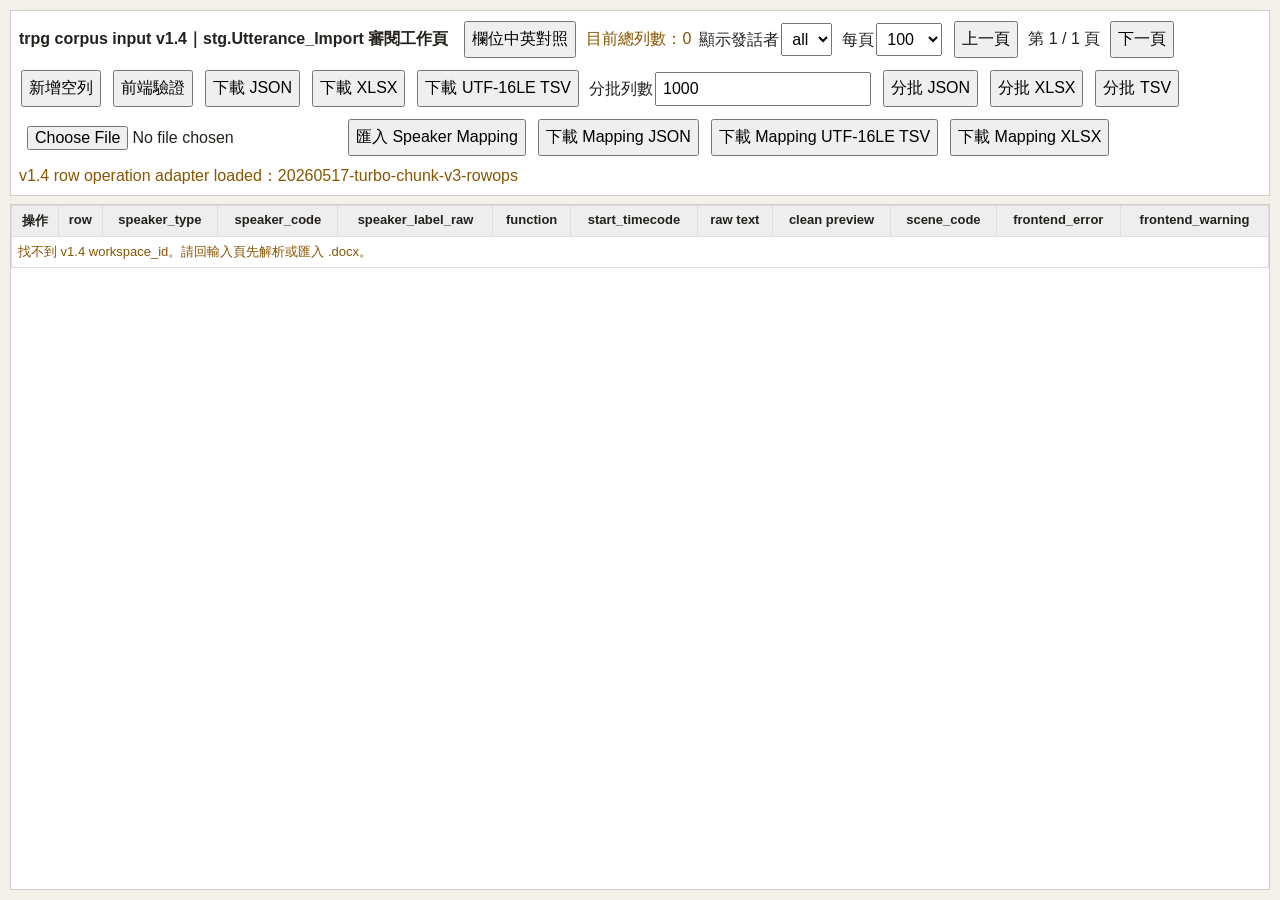
<file: web/dago-corpus-review.html>
<!doctype html>
<html lang="zh-Hant">
<head>
<meta charset="utf-8">
<meta name="viewport" content="width=device-width,initial-scale=1">
<title>trpg corpus review v1.4</title>
<style>
body{font-family:Microsoft JhengHei,Noto Sans TC,sans-serif;margin:0;background:#f4f1ea;color:#24211d}main{width:100vw;height:100vh;display:flex;flex-direction:column;padding:10px;box-sizing:border-box}.toolbar{background:#fff;border:1px solid #ccc;padding:8px;margin-bottom:8px;display:flex;flex-wrap:wrap;gap:8px;align-items:center}.table-wrap{flex:1;overflow:auto;background:#fff;border:1px solid #ccc}table{border-collapse:collapse;width:max-content;min-width:100%;font-size:13px}th,td{border:1px solid #ddd;padding:6px;vertical-align:top}th{position:sticky;top:0;background:#eee;z-index:1}input,textarea,select,button{font:inherit;margin:2px;padding:6px}td textarea{width:520px;min-height:80px}.err{color:#900;white-space:pre-wrap}.warn,.note{color:#850;white-space:pre-wrap}
</style>
</head>
<body>
<main>
<div class="toolbar">
<b>trpg corpus input v1.4｜stg.Utterance_Import 審閱工作頁</b>
<span id="rowSummary" class="note">目前總列數：0</span>
<label>顯示發話者<select id="speakerFilter"><option value="__ALL__">all</option></select></label>
<label>每頁<select id="pageSize"><option value="50">50</option><option value="100" selected>100</option><option value="200">200</option><option value="0">全部</option></select></label>
<button type="button" id="pagePrev">上一頁</button><span id="pageInfo">第 1 / 1 頁</span><button type="button" id="pageNext">下一頁</button>
<button type="button" id="addRow">新增空列</button><button type="button" id="validateBtn">前端驗證</button>
<button type="button" id="downloadJson">下載 JSON</button><button type="button" id="downloadXlsx">下載 XLSX</button><button type="button" id="downloadTsv">下載 UTF-16LE TSV</button>
<label>分批列數<input id="partSize" type="number" value="1000" min="100" step="100"></label>
<button type="button" id="downloadJsonParts">分批 JSON</button><button type="button" id="downloadXlsxParts">分批 XLSX</button><button type="button" id="downloadTsvParts">分批 TSV</button>
<input id="mappingImportFile" type="file" accept=".json,.tsv,.txt,.xlsx"><button type="button" id="importMapping">匯入 Speaker Mapping</button><button type="button" id="downloadMappingJson">下載 Mapping JSON</button><button type="button" id="downloadMappingTsv">下載 Mapping UTF-16LE TSV</button><button type="button" id="downloadMappingXlsx">下載 Mapping XLSX</button>
<span id="status" class="note">v1.4 審閱頁從 IndexedDB 依 workspace_id 分頁讀取資料。Large Mode 匯出採 cursor chunk；TURBO_CHUNK 工作區由 rowops v3 adapter 接管。</span>
</div>
<div class="table-wrap"><table><thead><tr><th>操作</th><th>row</th><th>speaker_type</th><th>speaker_code</th><th>speaker_label_raw</th><th>function</th><th>start_timecode</th><th>raw text</th><th>clean preview</th><th>scene_code</th><th>frontend_error</th><th>frontend_warning</th></tr></thead><tbody id="rows"></tbody></table></div>
<table style="display:none"><tbody id="mappingRows"></tbody></table>
</main>
<script src="assets/dago-corpus-v1-4-core.js?v=20260517-rowops-v3"></script>
<script src="assets/dago-corpus-workspace-v1-4.js?v=20260517-rowops-v3"></script>
<script src="assets/dago-corpus-workspace-ops-v1-4.js?v=20260517-rowops-v3"></script>
<script src="assets/dago-corpus-review-v1-4.js?v=20260517-rowops-v3"></script>
<script src="assets/dago-corpus-xlsx-core-v1-4.js?v=20260517-rowops-v3"></script>
<script src="assets/dago-corpus-mapping-io-v1-4.js?v=20260517-rowops-v3"></script>
<script src="assets/dago-corpus-export-v1-4.js?v=20260517-rowops-v3"></script>
<script src="assets/dago-corpus-xlsx-parts-v1-4.js?v=20260517-rowops-v3"></script>
<script src="assets/dago-corpus-large-import-v1-4.js?v=20260517-rowops-v3"></script>
<script src="assets/dago-corpus-mapping-validation-v1-4.js?v=20260517-rowops-v3"></script>
<script src="assets/dago-corpus-help-v1-4.js?v=20260517-rowops-v3"></script>
<script src="assets/dago-corpus-v1-4-selftest.js?v=20260517-rowops-v3"></script>
<script src="assets/dago-corpus-v1-4-50k-mapping-fix.js?v=20260517-rowops-v3"></script>
<script src="assets/dago-corpus-v1-4-turbo-chunk-v3-core.js?v=20260517-rowops-v3"></script>
<script src="assets/dago-corpus-v1-4-rowops-v3.js?v=20260517-rowops-v3"></script>
</body>
</html>
</file>
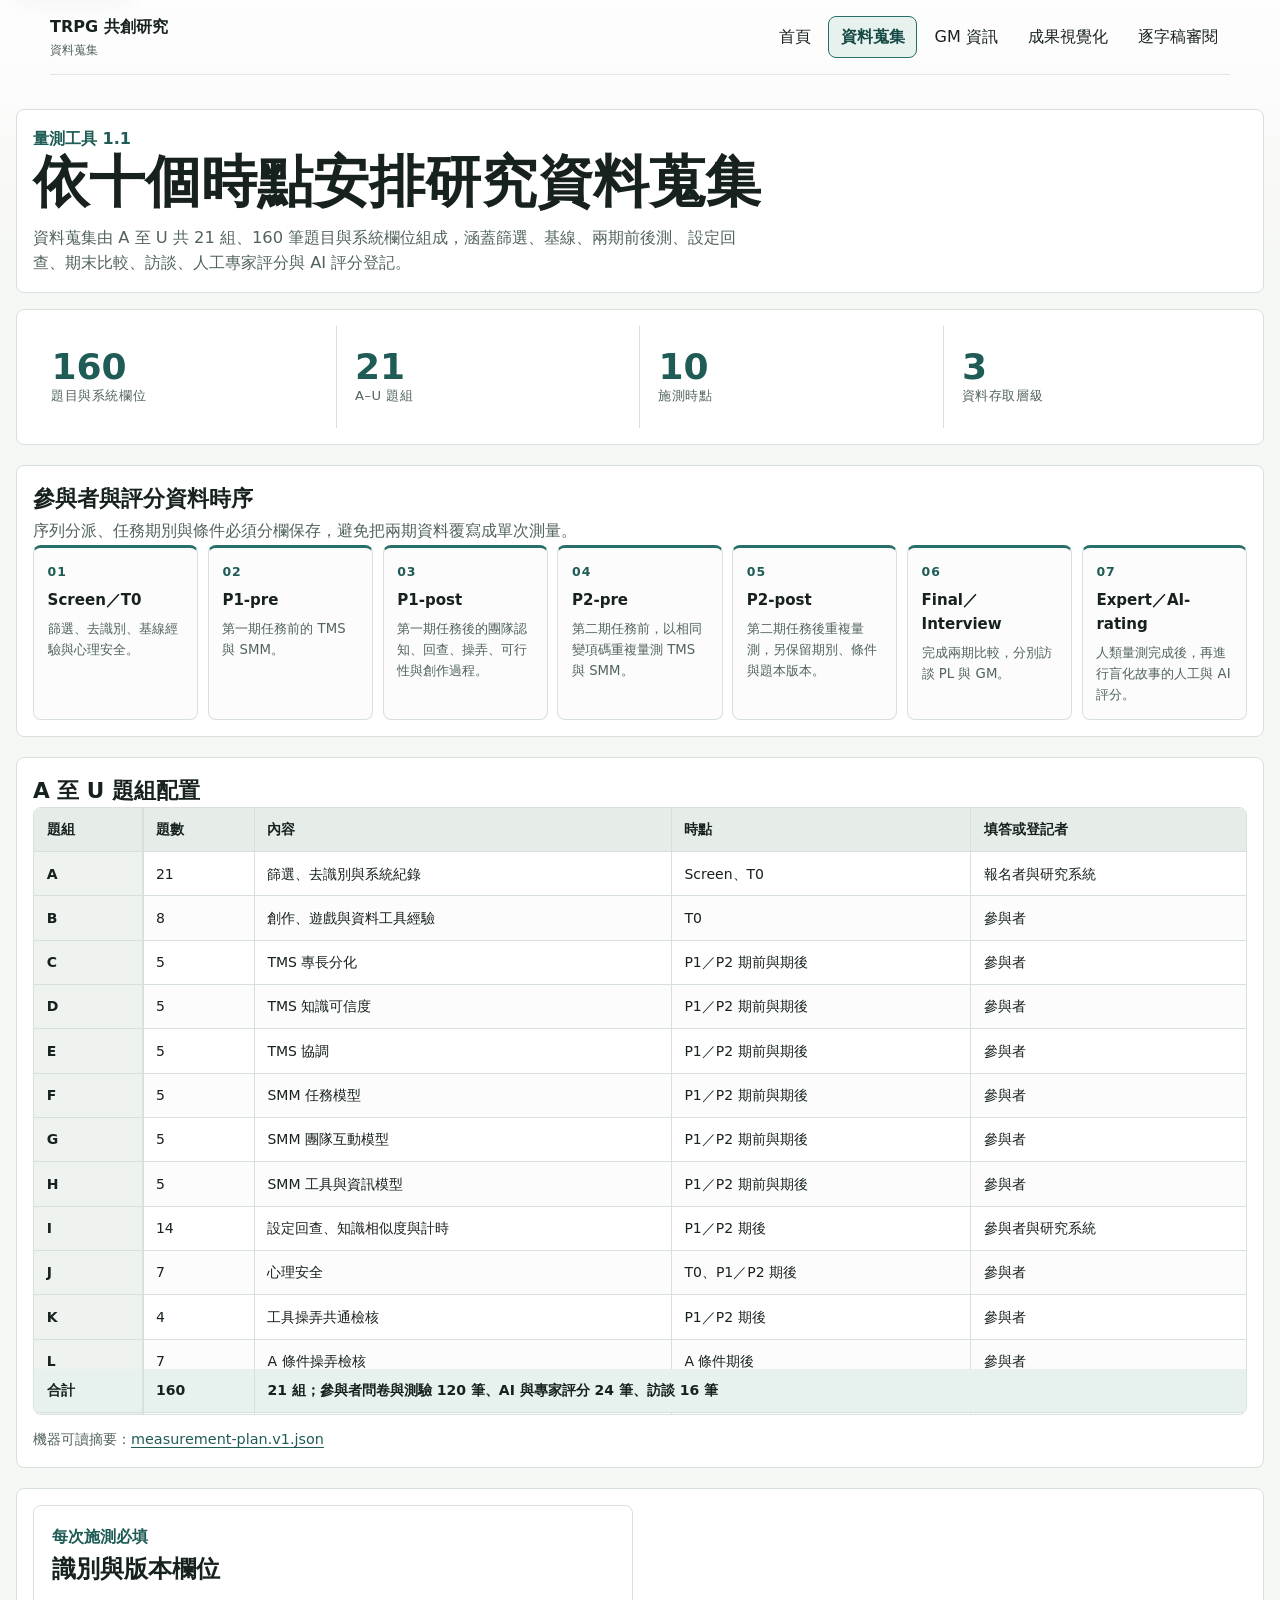
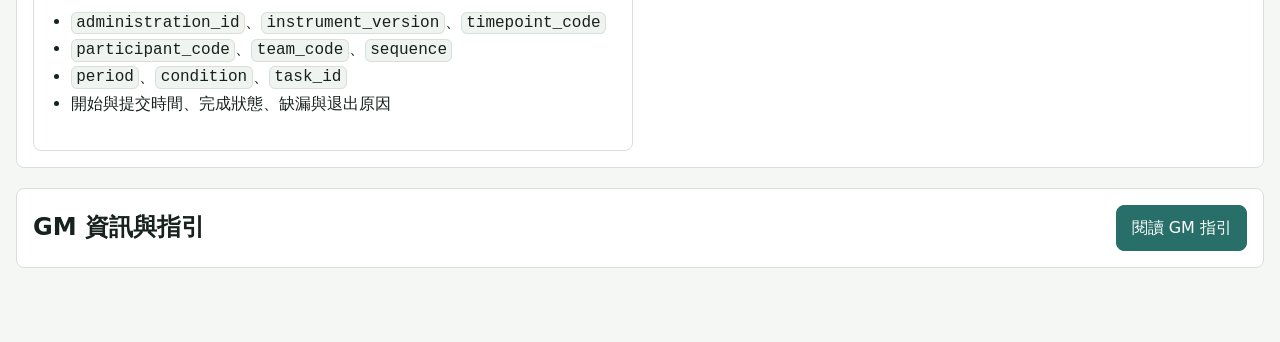
<file: web/data-collection.html>
<!doctype html>
<html lang="zh-Hant">
<head>
  <meta charset="utf-8">
  <meta http-equiv="Content-Type" content="text/html; charset=utf-8">
  <meta name="viewport" content="width=device-width, initial-scale=1">
  <title>資料蒐集 | TRPG 共創研究</title>
  <meta name="description" content="TRPG 共創研究資料蒐集設計，整理 A 至 U 題組、施測時點、填答對象與量測欄位。">
  <link rel="stylesheet" href="assets/research-ui.css">
</head>
<body class="research-tools portal-page collection-page">
  <a class="skip-link" href="#main-content">跳到主內容</a>
  <header class="site-header">
    <a class="brand" href="../index.html">
      <strong>TRPG 共創研究</strong>
      <span>資料蒐集</span>
    </a>
    <nav class="site-nav" aria-label="主要頁面">
      <a href="../index.html">首頁</a>
      <a href="data-collection.html" aria-current="page">資料蒐集</a>
      <a href="gm-prep.html">GM 資訊</a>
      <a href="results.html">成果視覺化</a>
      <a href="transcript-review.html">逐字稿審閱</a>
    </nav>
  </header>

  <main id="main-content" class="portal-main" tabindex="-1">
    <section class="module-hero collection-hero">
      <div>
        <p class="kicker">量測工具 1.1</p>
        <h1>依十個時點安排研究資料蒐集</h1>
        <p>資料蒐集由 A 至 U 共 21 組、160 筆題目與系統欄位組成，涵蓋篩選、基線、兩期前後測、設定回查、期末比較、訪談、人工專家評分與 AI 評分登記。</p>
      </div>
    </section>

    <section class="metric-strip" aria-label="量測工具摘要">
      <article><strong>160</strong><span>題目與系統欄位</span></article>
      <article><strong>21</strong><span>A–U 題組</span></article>
      <article><strong>10</strong><span>施測時點</span></article>
      <article><strong>3</strong><span>資料存取層級</span></article>
    </section>

    <section class="collection-timeline" aria-labelledby="timeline-title">
      <div class="section-heading">
        <h2 id="timeline-title">參與者與評分資料時序</h2>
        <p>序列分派、任務期別與條件必須分欄保存，避免把兩期資料覆寫成單次測量。</p>
      </div>
      <ol class="timeline-list">
        <li><span>01</span><div><strong>Screen／T0</strong><p>篩選、去識別、基線經驗與心理安全。</p></div></li>
        <li><span>02</span><div><strong>P1-pre</strong><p>第一期任務前的 TMS 與 SMM。</p></div></li>
        <li><span>03</span><div><strong>P1-post</strong><p>第一期任務後的團隊認知、回查、操弄、可行性與創作過程。</p></div></li>
        <li><span>04</span><div><strong>P2-pre</strong><p>第二期任務前，以相同變項碼重複量測 TMS 與 SMM。</p></div></li>
        <li><span>05</span><div><strong>P2-post</strong><p>第二期任務後重複量測，另保留期別、條件與題本版本。</p></div></li>
        <li><span>06</span><div><strong>Final／Interview</strong><p>完成兩期比較，分別訪談 PL 與 GM。</p></div></li>
        <li><span>07</span><div><strong>Expert／AI-rating</strong><p>人類量測完成後，再進行盲化故事的人工與 AI 評分。</p></div></li>
      </ol>
    </section>

    <section class="instrument-section" aria-labelledby="instrument-title">
      <div class="section-heading">
        <h2 id="instrument-title">A 至 U 題組配置</h2>
      </div>
      <div class="table-wrap instrument-table-wrap" tabindex="0" aria-label="題組配置表，可水平捲動">
        <table class="instrument-table">
          <thead><tr><th scope="col">題組</th><th scope="col">題數</th><th scope="col">內容</th><th scope="col">時點</th><th scope="col">填答或登記者</th></tr></thead>
          <tbody>
            <tr class="instrument-group-row"><th scope="row">A</th><td>21</td><td>篩選、去識別與系統紀錄</td><td>Screen、T0</td><td>報名者與研究系統</td></tr>
            <tr class="instrument-group-row"><th scope="row">B</th><td>8</td><td>創作、遊戲與資料工具經驗</td><td>T0</td><td>參與者</td></tr>
            <tr class="instrument-group-row"><th scope="row">C</th><td>5</td><td>TMS 專長分化</td><td>P1／P2 期前與期後</td><td>參與者</td></tr>
            <tr class="instrument-group-row"><th scope="row">D</th><td>5</td><td>TMS 知識可信度</td><td>P1／P2 期前與期後</td><td>參與者</td></tr>
            <tr class="instrument-group-row"><th scope="row">E</th><td>5</td><td>TMS 協調</td><td>P1／P2 期前與期後</td><td>參與者</td></tr>
            <tr class="instrument-group-row"><th scope="row">F</th><td>5</td><td>SMM 任務模型</td><td>P1／P2 期前與期後</td><td>參與者</td></tr>
            <tr class="instrument-group-row"><th scope="row">G</th><td>5</td><td>SMM 團隊互動模型</td><td>P1／P2 期前與期後</td><td>參與者</td></tr>
            <tr class="instrument-group-row"><th scope="row">H</th><td>5</td><td>SMM 工具與資訊模型</td><td>P1／P2 期前與期後</td><td>參與者</td></tr>
            <tr class="instrument-group-row"><th scope="row">I</th><td>14</td><td>設定回查、知識相似度與計時</td><td>P1／P2 期後</td><td>參與者與研究系統</td></tr>
            <tr class="instrument-group-row"><th scope="row">J</th><td>7</td><td>心理安全</td><td>T0、P1／P2 期後</td><td>參與者</td></tr>
            <tr class="instrument-group-row"><th scope="row">K</th><td>4</td><td>工具操弄共通檢核</td><td>P1／P2 期後</td><td>參與者</td></tr>
            <tr class="instrument-group-row"><th scope="row">L</th><td>7</td><td>A 條件操弄檢核</td><td>A 條件期後</td><td>參與者</td></tr>
            <tr class="instrument-group-row"><th scope="row">M</th><td>7</td><td>B 條件操弄檢核</td><td>B 條件期後</td><td>參與者</td></tr>
            <tr class="instrument-group-row"><th scope="row">N</th><td>8</td><td>可行性與資料品質</td><td>P1／P2 期後</td><td>參與者</td></tr>
            <tr class="instrument-group-row"><th scope="row">O</th><td>6</td><td>創作過程與主觀成果</td><td>P1／P2 期後</td><td>參與者</td></tr>
            <tr class="instrument-group-row"><th scope="row">P</th><td>8</td><td>兩期後條件比較</td><td>Final</td><td>參與者</td></tr>
            <tr class="instrument-group-row"><th scope="row">Q</th><td>14</td><td>AI 評分登記</td><td>AI-rating</td><td>研究系統</td></tr>
            <tr class="instrument-group-row"><th scope="row">R</th><td>6</td><td>人類專家六構面評分</td><td>Expert</td><td>專家</td></tr>
            <tr class="instrument-group-row"><th scope="row">S</th><td>4</td><td>專家開放式意見</td><td>Expert</td><td>專家</td></tr>
            <tr class="instrument-group-row"><th scope="row">T</th><td>10</td><td>PL 半結構式訪談</td><td>Interview</td><td>PL</td></tr>
            <tr class="instrument-group-row"><th scope="row">U</th><td>6</td><td>GM 半結構式訪談</td><td>Interview</td><td>GM</td></tr>
          </tbody>
          <tfoot><tr><th scope="row">合計</th><td>160</td><td colspan="3">21 組；參與者問卷與測驗 120 筆、AI 與專家評分 24 筆、訪談 16 筆</td></tr></tfoot>
        </table>
      </div>
      <p class="machine-contract">機器可讀摘要：<a href="data/measurement-plan.v1.json">measurement-plan.v1.json</a></p>
    </section>

    <section class="contract-grid" aria-label="資料契約與工具使用條件">
      <article>
        <p class="kicker">每次施測必填</p>
        <h2>識別與版本欄位</h2>
        <ul>
          <li><code>administration_id</code>、<code>instrument_version</code>、<code>timepoint_code</code></li>
          <li><code>participant_code</code>、<code>team_code</code>、<code>sequence</code></li>
          <li><code>period</code>、<code>condition</code>、<code>task_id</code></li>
          <li>開始與提交時間、完成狀態、缺漏與退出原因</li>
        </ul>
      </article>
    </section>

    <section class="next-panel" aria-label="下一頁">
      <div><h2>GM 資訊與指引</h2></div>
      <a class="button primary" href="gm-prep.html">閱讀 GM 指引</a>
    </section>
  </main>
</body>
</html>
</file>
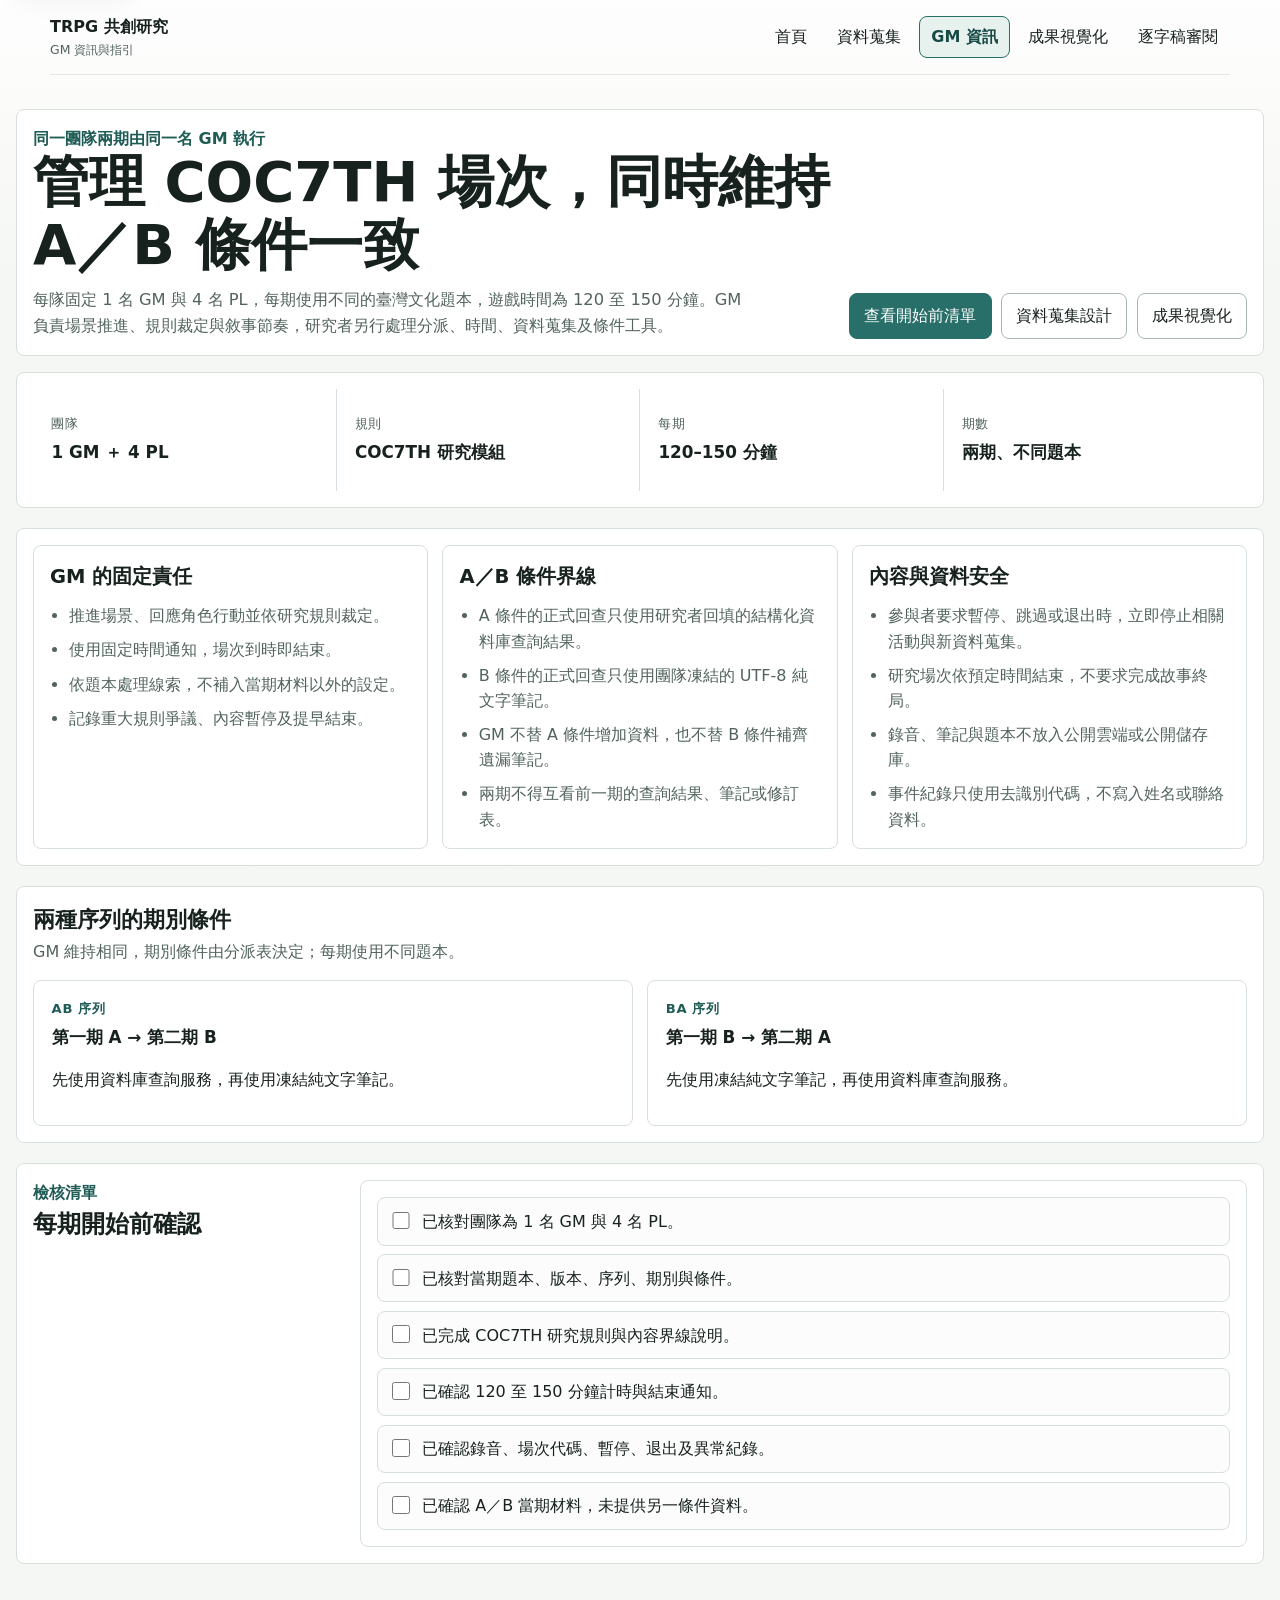
<file: web/gm-prep.html>
<!doctype html>
<html lang="zh-Hant">
<head>
  <meta charset="utf-8">
  <meta http-equiv="Content-Type" content="text/html; charset=utf-8">
  <meta name="viewport" content="width=device-width, initial-scale=1">
  <title>GM 資訊與指引 | TRPG 共創研究</title>
  <meta name="description" content="TRPG 共創研究 GM 資訊與指引，整理 COC7TH 場次、五人團隊、AB／BA 期別、A／B 條件隔離及資料繳交。">
  <link rel="stylesheet" href="assets/research-ui.css">
</head>
<body class="research-tools portal-page gm-prep-page">
  <a class="skip-link" href="#main-content">跳到主內容</a>
  <header class="site-header">
    <a class="brand" href="../index.html">
      <strong>TRPG 共創研究</strong>
      <span>GM 資訊與指引</span>
    </a>
    <nav class="site-nav" aria-label="主要頁面">
      <a href="../index.html">首頁</a>
      <a href="data-collection.html">資料蒐集</a>
      <a href="gm-prep.html" aria-current="page">GM 資訊</a>
      <a href="results.html">成果視覺化</a>
      <a href="transcript-review.html">逐字稿審閱</a>
    </nav>
  </header>

  <main id="main-content" class="portal-main" tabindex="-1">
    <section class="module-hero gm-hero">
      <div>
        <p class="kicker">同一團隊兩期由同一名 GM 執行</p>
        <h1>管理 COC7TH 場次，同時維持 A／B 條件一致</h1>
        <p>每隊固定 1 名 GM 與 4 名 PL，每期使用不同的臺灣文化題本，遊戲時間為 120 至 150 分鐘。GM 負責場景推進、規則裁定與敘事節奏，研究者另行處理分派、時間、資料蒐集及條件工具。</p>
      </div>
      <div class="hero-actions">
        <a class="button primary" href="#gm-checklist">查看開始前清單</a>
        <a class="button" href="data-collection.html">資料蒐集設計</a>
        <a class="button" href="results.html">成果視覺化</a>
      </div>
    </section>

    <section class="study-facts gm-facts" aria-label="場次摘要">
      <article><span>團隊</span><strong>1 GM ＋ 4 PL</strong></article>
      <article><span>規則</span><strong>COC7TH 研究模組</strong></article>
      <article><span>每期</span><strong>120–150 分鐘</strong></article>
      <article><span>期數</span><strong>兩期、不同題本</strong></article>
    </section>

    <section class="prep-grid" aria-label="準備內容">
      <article class="prep-card">
        <h2>GM 的固定責任</h2>
        <ul>
          <li>推進場景、回應角色行動並依研究規則裁定。</li>
          <li>使用固定時間通知，場次到時即結束。</li>
          <li>依題本處理線索，不補入當期材料以外的設定。</li>
          <li>記錄重大規則爭議、內容暫停及提早結束。</li>
        </ul>
      </article>

      <article class="prep-card">
        <h2>A／B 條件界線</h2>
        <ul>
          <li>A 條件的正式回查只使用研究者回填的結構化資料庫查詢結果。</li>
          <li>B 條件的正式回查只使用團隊凍結的 UTF-8 純文字筆記。</li>
          <li>GM 不替 A 條件增加資料，也不替 B 條件補齊遺漏筆記。</li>
          <li>兩期不得互看前一期的查詢結果、筆記或修訂表。</li>
        </ul>
      </article>

      <article class="prep-card">
        <h2>內容與資料安全</h2>
        <ul>
          <li>參與者要求暫停、跳過或退出時，立即停止相關活動與新資料蒐集。</li>
          <li>研究場次依預定時間結束，不要求完成故事終局。</li>
          <li>錄音、筆記與題本不放入公開雲端或公開儲存庫。</li>
          <li>事件紀錄只使用去識別代碼，不寫入姓名或聯絡資料。</li>
        </ul>
      </article>
    </section>

    <section class="condition-sequence" aria-labelledby="condition-sequence-title">
      <div class="section-heading"><h2 id="condition-sequence-title">兩種序列的期別條件</h2><p>GM 維持相同，期別條件由分派表決定；每期使用不同題本。</p></div>
      <article><span>AB 序列</span><strong>第一期 A → 第二期 B</strong><p>先使用資料庫查詢服務，再使用凍結純文字筆記。</p></article>
      <article><span>BA 序列</span><strong>第一期 B → 第二期 A</strong><p>先使用凍結純文字筆記，再使用資料庫查詢服務。</p></article>
    </section>

    <section id="gm-checklist" class="checklist-card" aria-label="GM 檢核清單">
      <div>
        <p class="kicker">檢核清單</p>
        <h2>每期開始前確認</h2>
      </div>
      <form id="gm-prep-checklist" class="prep-checklist">
        <label><input type="checkbox" name="gm-prep-item"> 已核對團隊為 1 名 GM 與 4 名 PL。</label>
        <label><input type="checkbox" name="gm-prep-item"> 已核對當期題本、版本、序列、期別與條件。</label>
        <label><input type="checkbox" name="gm-prep-item"> 已完成 COC7TH 研究規則與內容界線說明。</label>
        <label><input type="checkbox" name="gm-prep-item"> 已確認 120 至 150 分鐘計時與結束通知。</label>
        <label><input type="checkbox" name="gm-prep-item"> 已確認錄音、場次代碼、暫停、退出及異常紀錄。</label>
        <label><input type="checkbox" name="gm-prep-item"> 已確認 A／B 當期材料，未提供另一條件資料。</label>
      </form>
      <div id="gm-checklist-next" class="checklist-next" aria-live="polite" hidden>
        <p>六項確認完成，請進入下一頁。</p>
        <a class="button primary" href="transcript-review.html">下一頁：逐字稿審閱</a>
      </div>
    </section>

  </main>
  <script>
    (() => {
      const checklist = document.getElementById("gm-prep-checklist");
      const nextStep = document.getElementById("gm-checklist-next");
      const items = [...checklist.querySelectorAll('input[type="checkbox"]')];

      const updateNextStep = () => {
        const complete = items.length > 0 && items.every((item) => item.checked);
        checklist.dataset.complete = String(complete);
        nextStep.hidden = !complete;
      };

      checklist.addEventListener("change", updateNextStep);
      updateNextStep();
    })();
  </script>
</body>
</html>
</file>
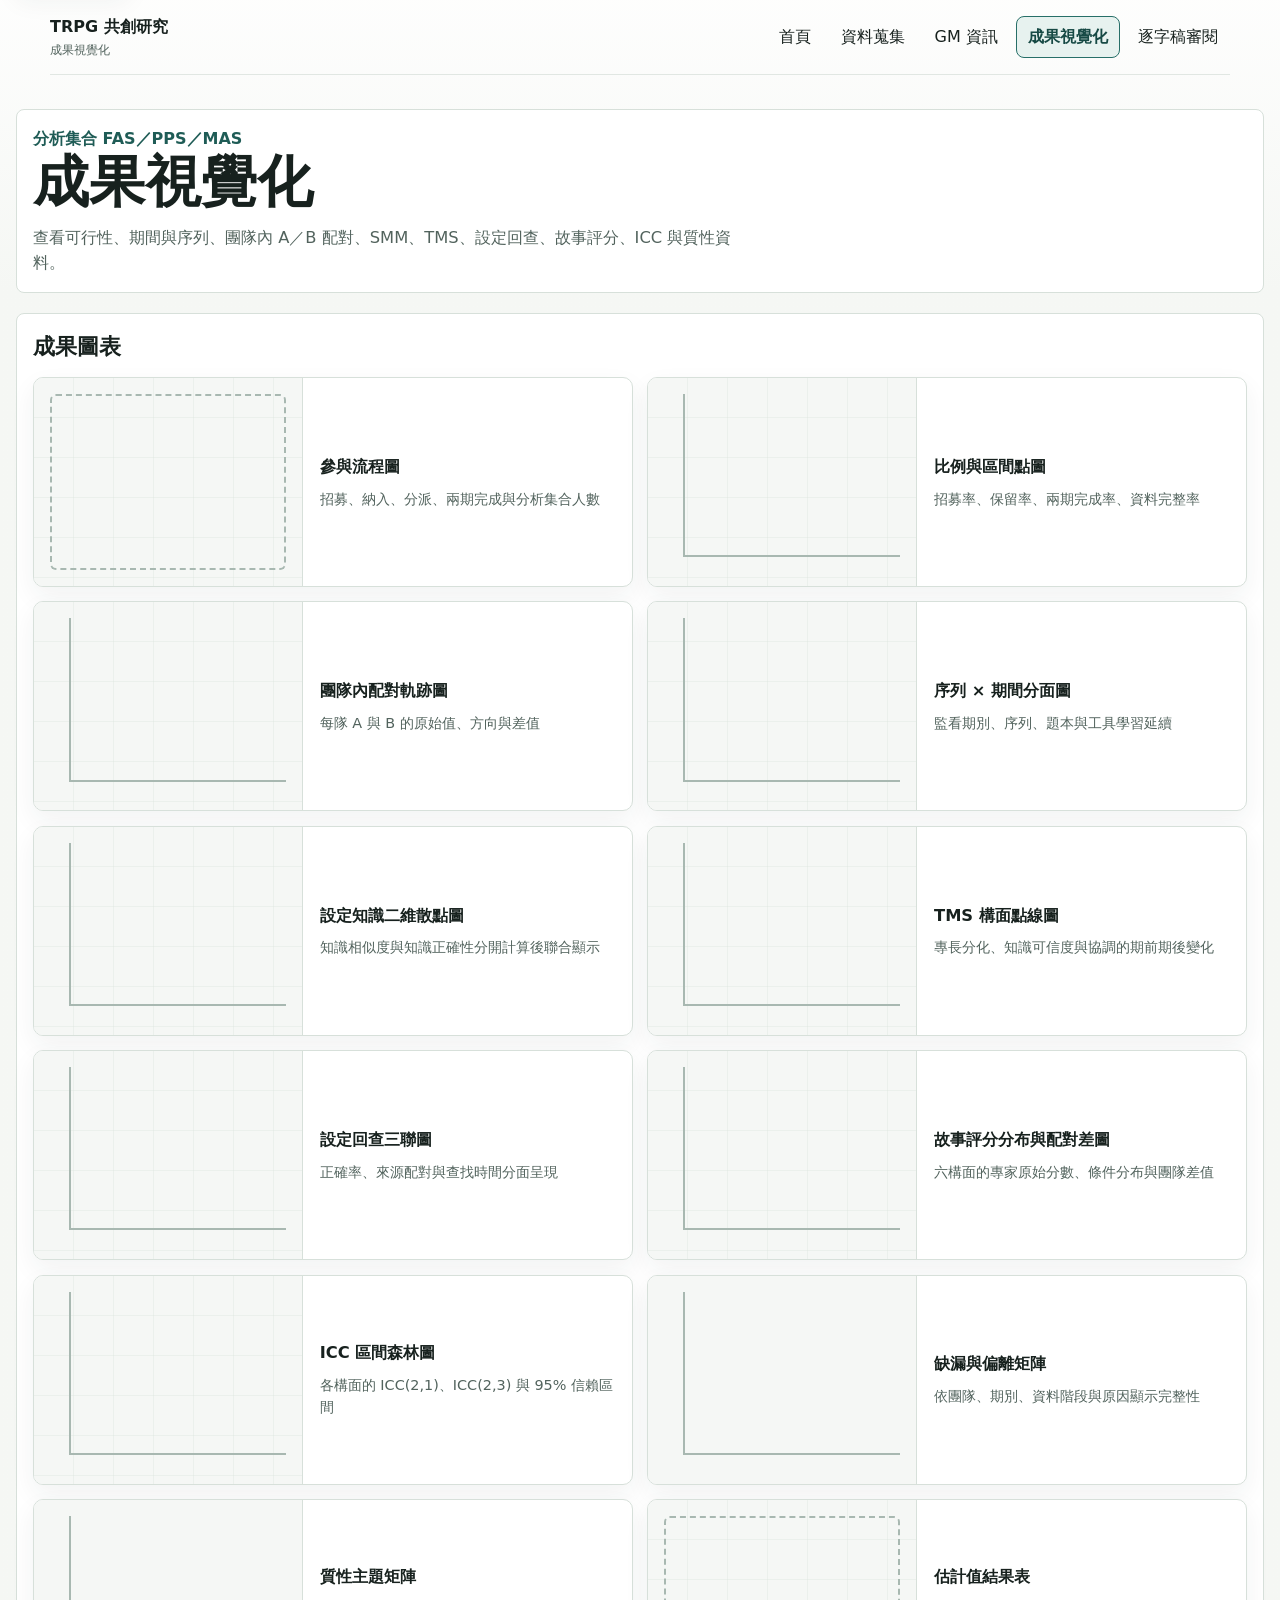
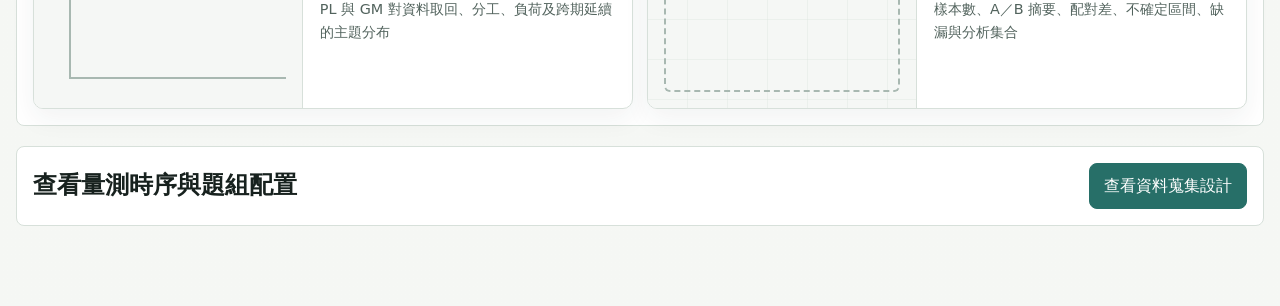
<file: web/results.html>
<!doctype html>
<html lang="zh-Hant">
<head>
  <meta charset="utf-8">
  <meta http-equiv="Content-Type" content="text/html; charset=utf-8">
  <meta name="viewport" content="width=device-width, initial-scale=1">
  <title>成果視覺化 | TRPG 共創研究</title>
  <meta name="description" content="TRPG 共創研究成果視覺化，呈現可行性、交叉設計、SMM、TMS、設定回查、故事評分、信度與質性資料。">
  <link rel="stylesheet" href="assets/research-ui.css">
</head>
<body class="research-tools portal-page results-page">
  <a class="skip-link" href="#main-content">跳到主內容</a>
  <header class="site-header">
    <a class="brand" href="../index.html">
      <strong>TRPG 共創研究</strong>
      <span>成果視覺化</span>
    </a>
    <nav class="site-nav" aria-label="主要頁面">
      <a href="../index.html">首頁</a>
      <a href="data-collection.html">資料蒐集</a>
      <a href="gm-prep.html">GM 資訊</a>
      <a href="results.html" aria-current="page">成果視覺化</a>
      <a href="transcript-review.html">逐字稿審閱</a>
    </nav>
  </header>

  <main id="main-content" class="portal-main" tabindex="-1">
    <section class="module-hero results-hero">
      <div>
        <p class="kicker">分析集合 FAS／PPS／MAS</p>
        <h1>成果視覺化</h1>
        <p>查看可行性、期間與序列、團隊內 A／B 配對、SMM、TMS、設定回查、故事評分、ICC 與質性資料。</p>
      </div>
    </section>

    <section class="viz-catalogue" aria-labelledby="catalogue-title">
      <div class="section-heading">
        <h2 id="catalogue-title">成果圖表</h2>
      </div>

      <figure class="viz-card">
        <div class="viz-empty viz-flow" role="img" aria-label="參與流程圖"></div>
        <figcaption><strong>參與流程圖</strong><span>招募、納入、分派、兩期完成與分析集合人數</span></figcaption>
      </figure>
      <figure class="viz-card">
        <div class="viz-empty viz-interval" role="img" aria-label="可行性比例區間圖"></div>
        <figcaption><strong>比例與區間點圖</strong><span>招募率、保留率、兩期完成率、資料完整率</span></figcaption>
      </figure>
      <figure class="viz-card">
        <div class="viz-empty viz-paired" role="img" aria-label="團隊內配對軌跡圖"></div>
        <figcaption><strong>團隊內配對軌跡圖</strong><span>每隊 A 與 B 的原始值、方向與差值</span></figcaption>
      </figure>
      <figure class="viz-card">
        <div class="viz-empty viz-sequence" role="img" aria-label="序列期間圖"></div>
        <figcaption><strong>序列 × 期間分面圖</strong><span>監看期別、序列、題本與工具學習延續</span></figcaption>
      </figure>
      <figure class="viz-card">
        <div class="viz-empty viz-scatter" role="img" aria-label="SMM 散點圖"></div>
        <figcaption><strong>設定知識二維散點圖</strong><span>知識相似度與知識正確性分開計算後聯合顯示</span></figcaption>
      </figure>
      <figure class="viz-card">
        <div class="viz-empty viz-profile" role="img" aria-label="TMS 構面圖"></div>
        <figcaption><strong>TMS 構面點線圖</strong><span>專長分化、知識可信度與協調的期前期後變化</span></figcaption>
      </figure>
      <figure class="viz-card">
        <div class="viz-empty viz-query" role="img" aria-label="設定回查組合圖"></div>
        <figcaption><strong>設定回查三聯圖</strong><span>正確率、來源配對與查找時間分面呈現</span></figcaption>
      </figure>
      <figure class="viz-card">
        <div class="viz-empty viz-rating" role="img" aria-label="故事評分分布圖"></div>
        <figcaption><strong>故事評分分布與配對差圖</strong><span>六構面的專家原始分數、條件分布與團隊差值</span></figcaption>
      </figure>
      <figure class="viz-card">
        <div class="viz-empty viz-forest" role="img" aria-label="ICC 區間圖"></div>
        <figcaption><strong>ICC 區間森林圖</strong><span>各構面的 ICC(2,1)、ICC(2,3) 與 95% 信賴區間</span></figcaption>
      </figure>
      <figure class="viz-card">
        <div class="viz-empty viz-matrix" role="img" aria-label="缺漏矩陣"></div>
        <figcaption><strong>缺漏與偏離矩陣</strong><span>依團隊、期別、資料階段與原因顯示完整性</span></figcaption>
      </figure>
      <figure class="viz-card">
        <div class="viz-empty viz-theme" role="img" aria-label="質性主題矩陣"></div>
        <figcaption><strong>質性主題矩陣</strong><span>PL 與 GM 對資料取回、分工、負荷及跨期延續的主題分布</span></figcaption>
      </figure>
      <figure class="viz-card">
        <div class="viz-empty viz-table" role="img" aria-label="研究結果表"></div>
        <figcaption><strong>估計值結果表</strong><span>樣本數、A／B 摘要、配對差、不確定區間、缺漏與分析集合</span></figcaption>
      </figure>
    </section>

    <section class="next-panel" aria-label="回到資料蒐集">
      <div><h2>查看量測時序與題組配置</h2></div>
      <a class="button primary" href="data-collection.html">查看資料蒐集設計</a>
    </section>
  </main>
</body>
</html>
</file>
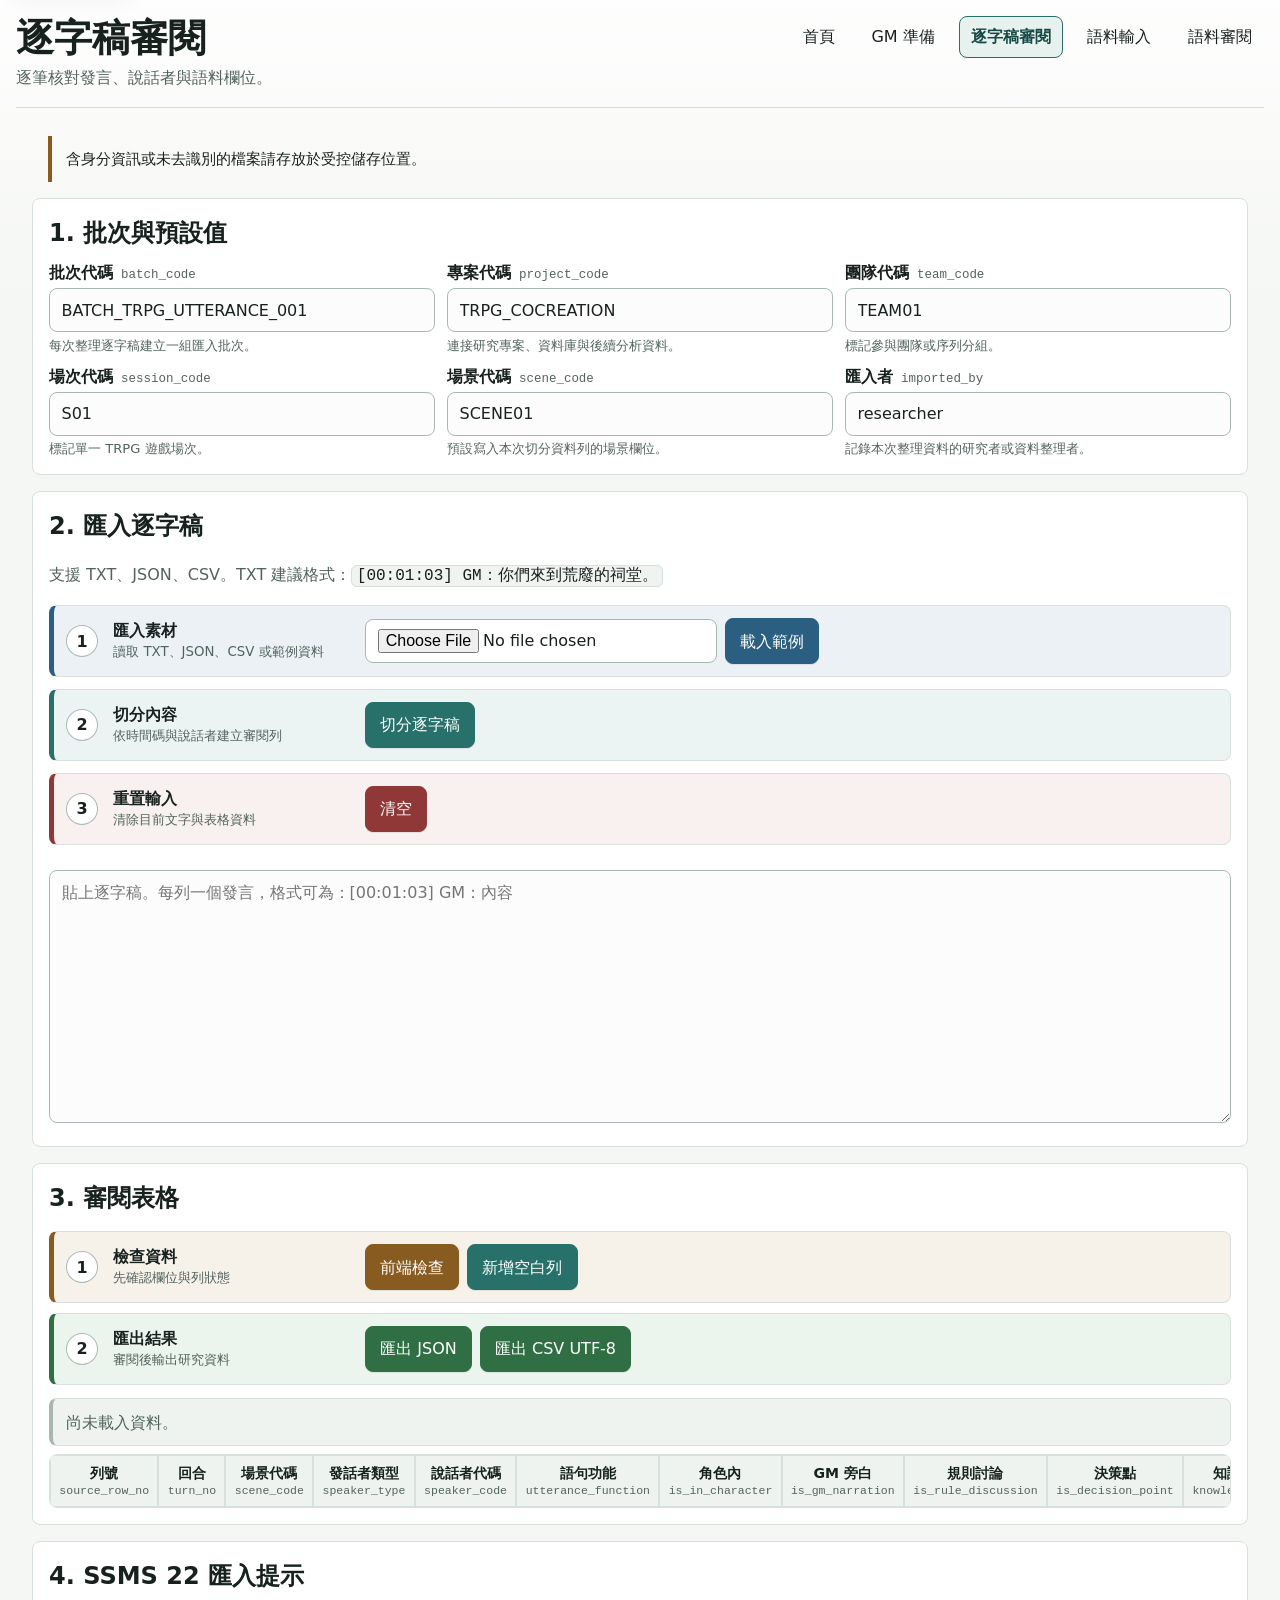
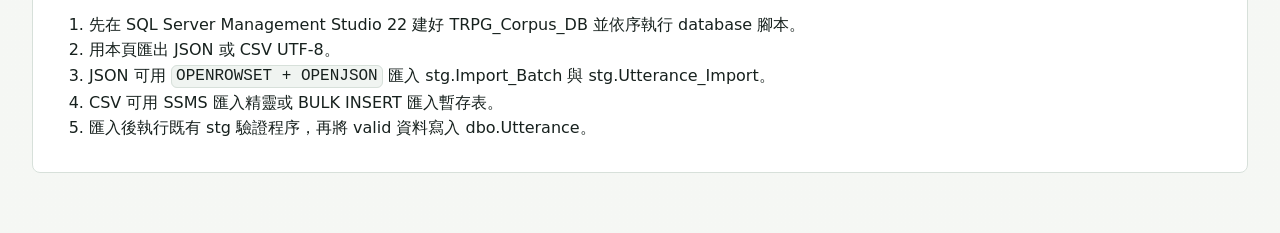
<file: web/transcript-review.html>
<!doctype html>
<html lang="zh-Hant">
<head>
  <meta charset="utf-8">
  <meta name="viewport" content="width=device-width, initial-scale=1">
  <title>逐字稿審閱 | TRPG Corpus SQL Server</title>
  <meta name="description" content="TRPG 逐字稿審閱工具，支援逐筆核對、欄位檢查與 JSON 或 CSV 匯出。">
  <link rel="stylesheet" href="assets/transcript-review.css">
  <link rel="stylesheet" href="assets/research-ui.css">
</head>
<body class="research-tools transcript-review-page">
  <a class="skip-link" href="#main-content">跳到主內容</a>
  <header class="page-header">
    <div>
      <h1>逐字稿審閱</h1>
      <p>逐筆核對發言、說話者與語料欄位。</p>
    </div>
    <nav>
      <a href="../index.html">首頁</a>
      <a href="gm-prep.html">GM 準備</a>
      <a href="transcript-review.html" aria-current="page">逐字稿審閱</a>
      <a href="dago-corpus-input.html">語料輸入</a>
      <a href="dago-corpus-review.html">語料審閱</a>
    </nav>
  </header>

  <main id="main-content" tabindex="-1">
    <p class="privacy-notice" role="note">含身分資訊或未去識別的檔案請存放於受控儲存位置。</p>

    <section class="panel">
      <h2>1. 批次與預設值</h2>
      <div class="form-grid">
        <label class="field-label"><span class="field-title">批次代碼 <span class="field-code">batch_code</span></span><input id="batchCode" value="BATCH_TRPG_UTTERANCE_001"><span class="field-help">每次整理逐字稿建立一組匯入批次。</span></label>
        <label class="field-label"><span class="field-title">專案代碼 <span class="field-code">project_code</span></span><input id="projectCode" value="TRPG_COCREATION"><span class="field-help">連接研究專案、資料庫與後續分析資料。</span></label>
        <label class="field-label"><span class="field-title">團隊代碼 <span class="field-code">team_code</span></span><input id="teamCode" value="TEAM01"><span class="field-help">標記參與團隊或序列分組。</span></label>
        <label class="field-label"><span class="field-title">場次代碼 <span class="field-code">session_code</span></span><input id="sessionCode" value="S01"><span class="field-help">標記單一 TRPG 遊戲場次。</span></label>
        <label class="field-label"><span class="field-title">場景代碼 <span class="field-code">scene_code</span></span><input id="sceneCode" value="SCENE01"><span class="field-help">預設寫入本次切分資料列的場景欄位。</span></label>
        <label class="field-label"><span class="field-title">匯入者 <span class="field-code">imported_by</span></span><input id="importedBy" value="researcher"><span class="field-help">記錄本次整理資料的研究者或資料整理者。</span></label>
      </div>
    </section>

    <section class="panel">
      <h2>2. 匯入逐字稿</h2>
      <p class="hint">支援 TXT、JSON、CSV。TXT 建議格式：<code>[00:01:03] GM：你們來到荒廢的祠堂。</code></p>
      <div class="action-sequence" aria-label="逐字稿匯入操作">
        <div class="action-group action-group-ingest">
          <span class="action-step">1</span>
          <div class="action-copy">
            <strong>匯入素材</strong>
            <small>讀取 TXT、JSON、CSV 或範例資料</small>
          </div>
          <div class="action-buttons">
            <input id="fileInput" type="file" accept=".txt,.csv,.json,text/plain,text/csv,application/json">
            <button id="loadSampleBtn" type="button" class="action-ingest">載入範例</button>
          </div>
        </div>
        <div class="action-group action-group-process">
          <span class="action-step">2</span>
          <div class="action-copy">
            <strong>切分內容</strong>
            <small>依時間碼與說話者建立審閱列</small>
          </div>
          <div class="action-buttons">
            <button id="parseBtn" type="button" class="action-process">切分逐字稿</button>
          </div>
        </div>
        <div class="action-group action-group-danger">
          <span class="action-step">3</span>
          <div class="action-copy">
            <strong>重置輸入</strong>
            <small>清除目前文字與表格資料</small>
          </div>
          <div class="action-buttons">
            <button id="clearBtn" type="button" class="action-danger">清空</button>
          </div>
        </div>
      </div>
      <textarea id="rawText" rows="10" placeholder="貼上逐字稿。每列一個發言，格式可為：[00:01:03] GM：內容"></textarea>
    </section>

    <section class="panel">
      <h2>3. 審閱表格</h2>
      <div class="action-sequence compact" aria-label="逐字稿審閱操作">
        <div class="action-group action-group-check">
          <span class="action-step">1</span>
          <div class="action-copy">
            <strong>檢查資料</strong>
            <small>先確認欄位與列狀態</small>
          </div>
          <div class="action-buttons">
            <button id="validateBtn" type="button" class="action-check">前端檢查</button>
            <button id="addRowBtn" type="button" class="action-process">新增空白列</button>
          </div>
        </div>
        <div class="action-group action-group-export">
          <span class="action-step">2</span>
          <div class="action-copy">
            <strong>匯出結果</strong>
            <small>審閱後輸出研究資料</small>
          </div>
          <div class="action-buttons">
            <button id="exportJsonBtn" type="button" class="action-export">匯出 JSON</button>
            <button id="exportCsvBtn" type="button" class="action-export">匯出 CSV UTF-8</button>
          </div>
        </div>
      </div>
      <div id="statusBar" class="status">尚未載入資料。</div>
      <div class="table-wrap">
        <table id="utteranceTable">
          <thead>
            <tr>
              <th><span class="schema-head"><span class="schema-title">列號</span><span class="schema-code">source_row_no</span></span></th>
              <th><span class="schema-head"><span class="schema-title">回合</span><span class="schema-code">turn_no</span></span></th>
              <th><span class="schema-head"><span class="schema-title">場景代碼</span><span class="schema-code">scene_code</span></span></th>
              <th><span class="schema-head"><span class="schema-title">發話者類型</span><span class="schema-code">speaker_type</span></span></th>
              <th><span class="schema-head"><span class="schema-title">說話者代碼</span><span class="schema-code">speaker_code</span></span></th>
              <th><span class="schema-head"><span class="schema-title">語句功能</span><span class="schema-code">utterance_function</span></span></th>
              <th><span class="schema-head"><span class="schema-title">角色內</span><span class="schema-code">is_in_character</span></span></th>
              <th><span class="schema-head"><span class="schema-title">GM 旁白</span><span class="schema-code">is_gm_narration</span></span></th>
              <th><span class="schema-head"><span class="schema-title">規則討論</span><span class="schema-code">is_rule_discussion</span></span></th>
              <th><span class="schema-head"><span class="schema-title">決策點</span><span class="schema-code">is_decision_point</span></span></th>
              <th><span class="schema-head"><span class="schema-title">知識類型</span><span class="schema-code">knowledge_type</span></span></th>
              <th><span class="schema-head"><span class="schema-title">開始時間</span><span class="schema-code">start_timecode</span></span></th>
              <th><span class="schema-head"><span class="schema-title">原始文字</span><span class="schema-code">utterance_text_raw</span></span></th>
              <th><span class="schema-head"><span class="schema-title">清理文字</span><span class="schema-code">utterance_text_clean</span></span></th>
              <th><span class="schema-head"><span class="schema-title">已核對</span><span class="schema-code">is_verified</span></span></th>
              <th><span class="schema-head"><span class="schema-title">審閱狀態</span><span class="schema-code">review_status</span></span></th>
              <th><span class="schema-head"><span class="schema-title">納入分析</span><span class="schema-code">include_in_analysis</span></span></th>
              <th><span class="schema-head"><span class="schema-title">錯誤訊息</span><span class="schema-code">validation_error</span></span></th>
              <th><span class="schema-head"><span class="schema-title">操作</span><span class="schema-code">row_action</span></span></th>
            </tr>
          </thead>
          <tbody></tbody>
        </table>
      </div>
    </section>

    <section class="panel">
      <h2>4. SSMS 22 匯入提示</h2>
      <ol>
        <li>先在 SQL Server Management Studio 22 建好 TRPG_Corpus_DB 並依序執行 database 腳本。</li>
        <li>用本頁匯出 JSON 或 CSV UTF-8。</li>
        <li>JSON 可用 <code>OPENROWSET + OPENJSON</code> 匯入 stg.Import_Batch 與 stg.Utterance_Import。</li>
        <li>CSV 可用 SSMS 匯入精靈或 BULK INSERT 匯入暫存表。</li>
        <li>匯入後執行既有 stg 驗證程序，再將 valid 資料寫入 dbo.Utterance。</li>
      </ol>
    </section>
  </main>

  <script src="assets/transcript-schema.js"></script>
  <script src="assets/transcript-review.js"></script>
</body>
</html>
</file>
<file: web/assets/research-ui.css>
:root {
  color-scheme: light;
}

/* Homepage entry layout: editorial vertical navigation */

.focused-home {
  --home-paper: #f1eee7;
  --home-paper-bright: #faf8f2;
  --home-ink: #172027;
  --home-ink-soft: #28353c;
  --home-sage: #7e9288;
  --home-sage-soft: #c6d0c9;
  --home-red: #9a4d43;
  position: relative;
  min-height: 100dvh;
  background: var(--home-paper);
  color: var(--home-ink);
  overflow-x: clip;
}

.focused-home .skip-link {
  border: 2px solid var(--home-ink);
  border-radius: 0;
  background: var(--home-paper-bright);
  color: var(--home-ink);
  box-shadow: 5px 5px 0 var(--home-red);
}

.home-geometry {
  position: fixed;
  inset: 0;
  z-index: 0;
  pointer-events: none;
  overflow: hidden;
}

.home-geometry::before,
.home-geometry::after {
  content: "";
  position: absolute;
  top: 0;
  bottom: 0;
  width: 1px;
  background: color-mix(in srgb, var(--home-sage) 62%, transparent);
}

.home-geometry::before {
  left: 10.5%;
}

.home-geometry::after {
  right: 9.5%;
}

.geometry-corner,
.geometry-field,
.geometry-ring,
.geometry-dots {
  position: absolute;
  display: block;
}

.geometry-corner {
  width: clamp(8rem, 18vw, 18rem);
  height: clamp(8rem, 18vw, 18rem);
  background: var(--home-ink);
}

.geometry-corner-left {
  top: 0;
  left: 0;
  clip-path: polygon(0 0, 100% 0, 0 100%);
}

.geometry-corner-right {
  right: 0;
  bottom: 0;
  clip-path: polygon(100% 0, 100% 100%, 0 100%);
}

.geometry-field {
  width: clamp(13rem, 28vw, 28rem);
  height: clamp(8rem, 18vw, 16rem);
  background: var(--home-sage);
  opacity: 0.82;
}

.geometry-field-top {
  top: 0;
  right: 7%;
}

.geometry-field-bottom {
  right: 0;
  bottom: 0;
  transform: translateY(46%);
}

.geometry-ring {
  right: -4rem;
  top: 55%;
  width: clamp(16rem, 25vw, 26rem);
  aspect-ratio: 1;
  border: 1px solid var(--home-sage);
  border-radius: 50%;
}

.geometry-ring::after {
  content: "";
  position: absolute;
  top: 22%;
  right: 0;
  width: 4.5rem;
  height: 8rem;
  background: var(--home-red);
}

.geometry-dots {
  width: 10rem;
  height: 8rem;
  opacity: 0.68;
  background-image: radial-gradient(circle, var(--home-sage) 1.3px, transparent 1.5px);
  background-size: 1.4rem 1.4rem;
}

.geometry-dots-left {
  left: 6%;
  bottom: 11%;
}

.geometry-dots-right {
  right: 8%;
  top: 22%;
}

.home-entry-main {
  position: relative;
  z-index: 1;
  display: grid;
  place-items: start center;
  width: min(100% - 2rem, 76rem);
  min-height: 100dvh;
  margin: 0 auto;
  padding: clamp(1.25rem, 3vw, 2.4rem) 0 clamp(2rem, 5vw, 4rem);
}

.home-entry-main:focus {
  outline: none;
}

.home-console {
  width: min(100%, 34rem);
  border: 2px solid var(--home-ink);
  background: color-mix(in srgb, var(--home-paper-bright) 95%, transparent);
  box-shadow: 0 0 0 1px rgb(255 255 255 / 0.85), 13px 13px 0 rgb(126 146 136 / 0.3);
}

.home-console-header,
.home-primary-nav,
.home-facts,
.home-tools {
  padding-inline: clamp(1.35rem, 4vw, 2rem);
}

.home-console-header {
  padding-top: clamp(1.3rem, 3vw, 1.8rem);
  text-align: center;
}

.home-kicker {
  margin: 0;
  color: var(--home-ink-soft);
  font-size: 0.84rem;
  font-weight: 600;
  letter-spacing: 0.12em;
}

.home-title-rule {
  height: 1px;
  margin: 0.9rem 0 1.05rem;
  background: var(--home-ink);
}

.home-console h1 {
  margin: 0;
  color: var(--home-ink);
  font-family: "Iowan Old Style", Baskerville, "Noto Serif TC", "Songti TC", PMingLiU, serif;
  font-size: clamp(2.45rem, 6vw, 3.65rem);
  font-weight: 600;
  line-height: 1.04;
  letter-spacing: 0.02em;
  text-wrap: balance;
}

.home-console h1 span {
  letter-spacing: 0.08em;
}

.home-intro {
  margin: 0.78rem auto 0;
  max-width: 28rem;
  color: var(--home-ink-soft);
  font-size: 1rem;
  font-weight: 600;
  letter-spacing: 0.055em;
  line-height: 1.55;
  text-wrap: balance;
}

.home-primary-nav {
  display: grid;
  gap: 0.48rem;
  padding-top: 1rem;
}

.home-section-label {
  display: grid;
  grid-template-columns: auto auto 1fr;
  gap: 0.65rem;
  align-items: center;
  min-height: 2.1rem;
}

.home-section-label > span {
  color: var(--home-sage);
  font-family: Consolas, "SFMono-Regular", monospace;
  font-size: 0.88rem;
  font-weight: 700;
  font-variant-numeric: tabular-nums;
}

.home-section-label h2 {
  margin: 0;
  color: var(--home-ink);
  font-size: 0.98rem;
  font-weight: 700;
  letter-spacing: 0.06em;
}

.home-section-label i {
  justify-self: end;
  width: min(7rem, 34%);
  height: 0.7rem;
  opacity: 0.58;
  background: repeating-linear-gradient(90deg, var(--home-sage) 0 1px, transparent 1px 4px);
}

.home-entry {
  position: relative;
  display: grid;
  grid-template-columns: 2.2rem minmax(0, 1fr) 2rem;
  gap: 0.65rem;
  align-items: center;
  min-height: 4.75rem;
  padding: 0.72rem 1rem;
  border: 1px solid var(--home-ink);
  background: var(--home-ink);
  color: var(--home-paper-bright) !important;
  text-decoration: none;
  transition: transform 180ms cubic-bezier(.2,.7,.2,1), background-color 180ms ease, color 180ms ease;
}

.home-entry::before {
  content: "";
  position: absolute;
  inset: 0 auto 0 0;
  width: 0;
  background: var(--home-red);
  transition: width 180ms ease;
}

.home-entry:hover {
  transform: translateX(0.35rem);
  background: var(--home-ink-soft);
  color: #fff !important;
}

.home-entry:hover::before {
  width: 0.34rem;
}

.home-entry:active {
  transform: translateX(0.35rem) scale(0.99);
}

.home-entry:focus-visible,
.home-tool:focus-visible {
  outline: 3px solid var(--home-red);
  outline-offset: 3px;
}

.home-entry-current {
  background: var(--home-paper-bright);
  color: var(--home-ink) !important;
}

.home-entry-current::before {
  width: 0.5rem;
}

.home-entry-index {
  position: relative;
  z-index: 1;
  color: var(--home-sage-soft);
  font-family: Consolas, "SFMono-Regular", monospace;
  font-size: 0.78rem;
  font-variant-numeric: tabular-nums;
}

.home-entry-current .home-entry-index {
  color: var(--home-red);
}

.home-entry-copy {
  position: relative;
  z-index: 1;
  display: grid;
  gap: 0.06rem;
}

.home-entry-copy strong {
  font-size: clamp(1.08rem, 3.1vw, 1.3rem);
  font-weight: 700;
  letter-spacing: 0.055em;
}

.home-entry-copy small {
  color: color-mix(in srgb, currentColor 68%, transparent);
  font-size: 0.75rem;
  letter-spacing: 0.025em;
}

.home-entry svg {
  position: relative;
  z-index: 1;
  width: 2rem;
  height: 2rem;
  fill: none;
  stroke: currentColor;
  stroke-linecap: square;
  stroke-linejoin: miter;
  stroke-width: 1.6;
}

.focused-home .home-facts {
  display: grid;
  grid-template-columns: repeat(2, minmax(0, 1fr));
  gap: 0;
  margin: 1rem 0 0;
  overflow: visible;
  border: 0;
  border-radius: 0;
  background: transparent;
  box-shadow: none;
}

.home-facts .home-section-label {
  grid-column: 1 / -1;
  width: 100%;
  margin-bottom: 0.25rem;
  border-top: 1px solid var(--home-ink);
  padding-top: 0.55rem;
}

.focused-home .home-facts article {
  display: grid;
  grid-template-columns: auto 1fr;
  gap: 0.55rem;
  align-content: center;
  min-height: 3.25rem;
  padding: 0.42rem 0.5rem 0.42rem 0;
  border: 0;
  background: transparent;
}

.focused-home .home-facts article:nth-of-type(even) {
  padding-left: 0.7rem;
}

.focused-home .home-facts article > span {
  color: var(--home-sage);
  font-family: Consolas, "SFMono-Regular", monospace;
  font-size: 0.78rem;
  font-weight: 700;
  font-variant-numeric: tabular-nums;
}

.home-facts article div {
  display: grid;
  gap: 0.05rem;
}

.home-facts article small {
  color: var(--home-sage);
  font-size: 0.68rem;
  letter-spacing: 0.08em;
}

.focused-home .home-facts article strong {
  margin: 0;
  color: var(--home-ink);
  font-size: 0.88rem;
  line-height: 1.35;
}

.home-tools {
  margin-top: 0.65rem;
}

.home-tools .home-section-label {
  border-top: 1px solid var(--home-ink);
  padding-top: 0.55rem;
}

.home-tool-list {
  display: grid;
  grid-template-columns: repeat(3, minmax(0, 1fr));
  margin-top: 0.32rem;
}

.home-tool {
  display: grid;
  place-items: center;
  gap: 0.28rem;
  min-height: 5.6rem;
  padding: 0.55rem 0.35rem;
  border-right: 1px solid var(--home-sage);
  color: var(--home-ink) !important;
  text-align: center;
  text-decoration: none;
  transition: background-color 180ms ease, transform 180ms cubic-bezier(.2,.7,.2,1);
}

.home-tool:last-child {
  border-right: 0;
}

.home-tool:hover {
  background: color-mix(in srgb, var(--home-sage) 16%, transparent);
  transform: translateY(-0.2rem);
}

.home-tool:active {
  transform: translateY(0);
}

.home-tool svg {
  width: 2.35rem;
  height: 2.35rem;
  fill: none;
  stroke: currentColor;
  stroke-linecap: square;
  stroke-linejoin: miter;
  stroke-width: 1.65;
}

.home-tool span {
  font-size: 0.8rem;
  font-weight: 700;
  letter-spacing: 0.04em;
}

.home-signature {
  display: grid;
  grid-template-columns: auto 1fr;
  gap: 1rem;
  align-items: center;
  min-height: 3rem;
  margin-top: 0.45rem;
  padding: 0.55rem clamp(1.35rem, 4vw, 2rem);
  border-top: 2px solid var(--home-ink);
  background: color-mix(in srgb, var(--home-sage) 12%, var(--home-paper-bright));
}

.home-signature > div {
  display: flex;
  gap: 0.6rem;
  align-items: baseline;
}

.home-signature > div span {
  color: var(--home-sage);
  font-family: Consolas, "SFMono-Regular", monospace;
  font-size: 0.78rem;
  font-weight: 700;
}

.home-signature > div strong {
  font-size: 0.85rem;
  letter-spacing: 0.06em;
}

.home-signature p {
  justify-self: end;
  margin: 0;
  color: var(--home-ink-soft);
  font-size: 0.75rem;
  font-weight: 600;
  letter-spacing: 0.03em;
}

@media (max-width: 760px) {
  .geometry-field-top {
    width: 9rem;
    height: 6rem;
    right: 0;
  }

  .geometry-field-bottom,
  .geometry-ring,
  .geometry-dots-right {
    display: none;
  }

  .geometry-corner {
    width: 6.5rem;
    height: 6.5rem;
  }

  .geometry-dots-left {
    left: -1rem;
    bottom: 4rem;
  }

  .home-entry-main {
    width: min(100% - 1rem, 34rem);
    padding-top: 0.65rem;
  }

  .home-console {
    box-shadow: 6px 6px 0 rgb(126 146 136 / 0.26);
  }

  .home-console-header,
  .home-primary-nav,
  .home-facts,
  .home-tools {
    padding-inline: 1rem;
  }

  .home-console h1 {
    font-size: clamp(2rem, 11vw, 2.75rem);
  }

  .home-intro {
    font-size: 0.9rem;
  }

  .home-entry {
    grid-template-columns: 1.7rem minmax(0, 1fr) 1.6rem;
    min-height: 4.4rem;
    padding-inline: 0.75rem;
  }

  .home-entry-copy small {
    font-size: 0.7rem;
  }

  .home-entry svg {
    width: 1.6rem;
    height: 1.6rem;
  }

  .home-signature {
    grid-template-columns: 1fr;
    gap: 0.2rem;
    padding-inline: 1rem;
  }

  .home-signature p {
    justify-self: start;
  }
}

@media (max-width: 390px) {
  .home-entry-copy small {
    display: none;
  }

  .focused-home .home-facts article {
    grid-template-columns: 1.4rem 1fr;
  }

  .home-tool span {
    font-size: 0.74rem;
  }
}

@media (prefers-reduced-motion: reduce) {
  .home-entry,
  .home-entry::before,
  .home-tool {
    transition: none;
  }
}

html {
  overflow-x: hidden;
}

.research-tools {
  --page-bg: #f7f8f5;
  --surface: #ffffff;
  --surface-2: #eef3f0;
  --surface-3: #e6ede9;
  --text: #17211e;
  --muted: #52635d;
  --line: #d7e0da;
  --line-strong: #a8b8b1;
  --accent: #276f68;
  --accent-strong: #1f5c56;
  --accent-active: #174a45;
  --accent-soft: #e7f2ef;
  --focus: #3f8a82;
  --warn: #8a5a20;
  --bad: #9f3f3f;
  --bad-soft: #fff1f1;
  --ok: #276f45;
  --ok-soft: #eff7f1;
  --act-ingest: hsl(204, 50%, 34%);
  --act-ingest-hover: hsl(204, 50%, 26%);
  --act-ingest-active: hsl(204, 50%, 20%);
  --act-ingest-soft: hsl(204, 28%, 94%);
  --act-process: hsl(174, 48%, 30%);
  --act-process-hover: hsl(174, 48%, 22%);
  --act-process-active: hsl(174, 48%, 16%);
  --act-process-soft: hsl(174, 26%, 94%);
  --act-check: hsl(34, 62%, 33%);
  --act-check-hover: hsl(34, 62%, 25%);
  --act-check-active: hsl(34, 62%, 19%);
  --act-check-soft: hsl(34, 44%, 94%);
  --act-export: hsl(139, 40%, 31%);
  --act-export-hover: hsl(139, 40%, 23%);
  --act-export-active: hsl(139, 40%, 17%);
  --act-export-soft: hsl(139, 26%, 94%);
  --act-danger: hsl(0, 45%, 39%);
  --act-danger-hover: hsl(0, 45%, 31%);
  --act-danger-active: hsl(0, 45%, 25%);
  --act-danger-soft: hsl(0, 45%, 96%);
  --shadow: 0 10px 26px rgb(30 52 45 / 0.06);
  margin: 0;
  background:
    linear-gradient(180deg, rgb(255 255 255 / 0.82), rgb(245 247 244 / 0.96) 18rem),
    var(--page-bg);
  color: var(--text);
  font-family: "Microsoft JhengHei", "Noto Sans TC", system-ui, -apple-system, BlinkMacSystemFont, "Segoe UI", sans-serif;
  font-size: 16px;
  line-height: 1.58;
  letter-spacing: 0;
  text-rendering: optimizeLegibility;
  overflow-x: clip;
}

.research-tools * {
  box-sizing: border-box;
}

.research-tools :target {
  scroll-margin-top: 5rem;
}

.research-tools main:focus {
  outline: none;
}

.skip-link {
  position: fixed;
  left: 1rem;
  top: 1rem;
  z-index: 100;
  transform: translateY(-150%);
  padding: 0.65rem 0.9rem;
  border: 2px solid var(--accent);
  border-radius: 8px;
  background: var(--surface);
  color: var(--text);
  text-decoration: none;
  box-shadow: var(--shadow);
}

.skip-link:focus {
  transform: translateY(0);
  outline: 2px solid var(--focus);
  outline-offset: 3px;
}

.research-tools a {
  color: var(--accent-strong);
  text-decoration-thickness: 1px;
  text-underline-offset: 0.2em;
}

.research-tools a:hover {
  color: var(--accent-active);
}

.research-tools button,
.research-tools input,
.research-tools textarea,
.research-tools select {
  font: inherit;
  color: var(--text);
}

.research-tools button,
.research-tools .button {
  display: inline-flex;
  align-items: center;
  justify-content: center;
  min-height: 2.75rem;
  padding: 0.58rem 0.88rem;
  border: 1px solid var(--line-strong);
  border-radius: 8px;
  background: var(--surface);
  color: var(--text);
  text-decoration: none;
  cursor: pointer;
  white-space: nowrap;
  transition: background-color 140ms ease, border-color 140ms ease, color 140ms ease, box-shadow 140ms ease, transform 90ms ease;
}

.research-tools button:hover,
.research-tools .button:hover {
  border-color: var(--accent);
  background: var(--accent-soft);
  color: var(--text);
}

.research-tools button:active,
.research-tools .button:active {
  background: var(--surface-3);
  box-shadow: inset 0 1px 2px rgb(23 33 30 / 0.14);
  transform: translateY(1px);
}

.research-tools button:disabled,
.research-tools .button[aria-disabled="true"] {
  opacity: 0.45;
  cursor: not-allowed;
  pointer-events: none;
}

.research-tools .button.primary,
.research-tools button.primary {
  border-color: var(--accent);
  background: var(--accent);
  color: #ffffff;
}

.research-tools .button.primary:hover,
.research-tools button.primary:hover {
  background: var(--accent-strong);
  color: #ffffff;
}

.research-tools .button.primary:active,
.research-tools button.primary:active {
  background: var(--accent-active);
  color: #ffffff;
}

.research-tools input,
.research-tools textarea,
.research-tools select {
  min-height: 2.75rem;
  border: 1px solid var(--line-strong);
  border-radius: 8px;
  background: #fbfcfb;
  padding: 0.58rem 0.72rem;
  line-height: 1.45;
}

.research-tools textarea {
  resize: vertical;
}

.research-tools input:focus,
.research-tools textarea:focus,
.research-tools select:focus,
.research-tools button:focus-visible,
.research-tools .button:focus-visible {
  outline: 2px solid var(--focus);
  outline-offset: 3px;
  border-color: var(--accent);
}

.research-tools code,
.research-tools pre {
  border: 1px solid var(--line);
  border-radius: 6px;
  background: #f0f4f1;
  color: #17201d;
}

.research-tools code {
  padding: 0.08rem 0.28rem;
}

.portal-page .site-header {
  position: relative;
  top: auto;
  z-index: auto;
  display: flex;
  align-items: center;
  justify-content: space-between;
  gap: 1rem;
  width: min(1180px, calc(100% - 2rem));
  min-height: 4.25rem;
  margin: 0 auto;
  padding: 0.85rem 0;
  border-bottom: 1px solid rgb(215 224 218 / 0.72);
  background: transparent;
  backdrop-filter: none;
}

.portal-page .brand {
  display: grid;
  gap: 0.1rem;
  color: var(--text);
  text-decoration: none;
}

.portal-page .brand strong {
  font-size: 1rem;
}

.portal-page .brand span {
  color: var(--muted);
  font-size: 0.78rem;
}

.portal-page .site-nav {
  display: flex;
  flex-wrap: nowrap;
  gap: 0.35rem;
  justify-content: flex-end;
  overflow-x: auto;
  scrollbar-width: thin;
}

.portal-page .site-nav a,
.tool-topbar a,
.page-header nav a {
  display: inline-flex;
  align-items: center;
  min-height: 2.5rem;
  padding: 0.45rem 0.7rem;
  border: 1px solid transparent;
  border-radius: 8px;
  color: var(--text);
  text-decoration: none;
}

.portal-page .site-nav a:hover,
.tool-topbar a:hover,
.page-header nav a:hover {
  border-color: var(--line);
  background: var(--surface);
}

.portal-page .site-nav a[aria-current="page"],
.tool-topbar a[aria-current="page"],
.page-header nav a[aria-current="page"] {
  border-color: var(--accent);
  background: var(--accent-soft);
  color: var(--accent-active);
  font-weight: 700;
}

.portal-main {
  width: min(1180px, calc(100% - 2rem));
  margin: 0 auto;
  padding: 1.15rem 0 3rem;
}

.portal-hero {
  display: grid;
  grid-template-columns: minmax(0, 1.05fr) minmax(22rem, 0.95fr);
  gap: 1.25rem;
  align-items: stretch;
  padding: 1.5rem 0 1.25rem;
}

.hero-copy {
  display: grid;
  align-content: center;
  gap: 1rem;
  min-height: 23rem;
  padding: clamp(1.25rem, 3vw, 2rem);
  border: 1px solid var(--line);
  border-radius: 8px;
  background: var(--surface);
  box-shadow: var(--shadow);
}

.kicker {
  margin: 0;
  color: var(--accent-strong);
  font-weight: 700;
}

.portal-hero h1 {
  max-width: 15ch;
  margin: 0;
  font-size: clamp(2.3rem, 6vw, 4.25rem);
  line-height: 1.08;
  letter-spacing: 0;
  text-wrap: balance;
}

.hero-copy > p:not(.kicker) {
  max-width: 62ch;
  margin: 0;
  color: var(--muted);
  font-size: 1.04rem;
  text-wrap: pretty;
}

.hero-actions {
  display: flex;
  flex-wrap: wrap;
  gap: 0.6rem;
}

.pipeline-board {
  display: grid;
  grid-template-columns: repeat(2, minmax(0, 1fr));
  gap: 0.7rem;
  padding: 1rem;
  border: 1px solid var(--line);
  border-radius: 8px;
  background:
    linear-gradient(180deg, rgb(255 255 255 / 0.76), rgb(238 243 240 / 0.94)),
    var(--surface-2);
  color: var(--text);
  box-shadow: var(--shadow);
}

.pipeline-step {
  display: grid;
  min-height: 8.2rem;
  align-content: space-between;
  gap: 0.65rem;
  padding: 0.95rem;
  border: 1px solid var(--line);
  border-left: 4px solid var(--accent);
  border-radius: 8px;
  background: rgb(255 255 255 / 0.7);
}

.pipeline-step strong {
  color: var(--text);
  font-size: 1rem;
}

.pipeline-step span {
  color: var(--muted);
  font-size: 0.86rem;
}

.pipeline-step em {
  align-self: end;
  color: var(--accent-strong);
  font-style: normal;
  font-family: Consolas, "SFMono-Regular", monospace;
  font-size: 0.78rem;
}

.status-strip,
.tool-grid,
.doc-grid {
  display: grid;
  gap: 0.9rem;
}

.status-strip {
  grid-template-columns: repeat(4, minmax(0, 1fr));
  margin: 0.8rem 0 1.35rem;
}

.role-paths {
  display: grid;
  grid-template-columns: repeat(4, minmax(0, 1fr));
  gap: 0.9rem;
  margin: 1rem 0 1.35rem;
}

.role-card {
  display: grid;
  gap: 0.75rem;
  align-content: space-between;
  min-height: 16rem;
  padding: 1rem;
  border: 1px solid var(--line);
  border-top: 5px solid var(--line-strong);
  border-radius: 8px;
  background: var(--surface);
}

.role-card h2 {
  margin: 0 0 0.35rem;
  font-size: 1.22rem;
}

.role-card p {
  margin: 0;
  color: var(--muted);
}

.role-step {
  display: inline-flex;
  align-items: center;
  justify-content: center;
  width: 2.45rem;
  height: 2.45rem;
  border: 1px solid var(--line);
  border-radius: 999px;
  background: var(--surface-2);
  color: var(--text);
  font-weight: 700;
  font-variant-numeric: tabular-nums;
}

.gm-role {
  border-top-color: var(--act-check);
}

.transcript-role {
  border-top-color: var(--act-ingest);
}

.corpus-role {
  border-top-color: var(--act-process);
}

.docs-role {
  border-top-color: var(--act-export);
}

.status-item,
.tool-card,
.doc-card {
  border: 1px solid var(--line);
  border-radius: 8px;
  background: var(--surface);
}

.status-item {
  padding: 0.9rem;
  border-left: 4px solid var(--line-strong);
}

.status-item strong,
.tool-card strong,
.doc-card strong {
  display: block;
  margin-bottom: 0.28rem;
}

.status-item span,
.tool-card p,
.doc-card p {
  color: var(--muted);
}

.tool-grid {
  grid-template-columns: repeat(3, minmax(0, 1fr));
  margin-top: 1rem;
}

.section-heading {
  grid-column: 1 / -1;
  display: grid;
  gap: 0.3rem;
  padding: 0.25rem 0 0.1rem;
}

.section-heading h2 {
  margin: 0;
  font-size: 1.35rem;
  line-height: 1.25;
}

.section-heading p {
  max-width: 68ch;
  margin: 0;
  color: var(--muted);
}

.tool-card {
  display: grid;
  gap: 0.7rem;
  align-content: space-between;
  min-height: 15rem;
  padding: 1rem;
  transition: border-color 140ms ease, background-color 140ms ease, box-shadow 140ms ease;
}

.tool-card:hover,
.doc-card:hover {
  border-color: var(--line-strong);
  background: #fcfdfc;
  box-shadow: var(--shadow);
}

.tool-card h2 {
  margin: 0;
  color: var(--text);
  font-size: 1.28rem;
}

.tool-card p {
  margin: 0;
}

.tool-meta {
  display: flex;
  flex-wrap: wrap;
  gap: 0.45rem;
}

.tool-meta span {
  border: 1px solid var(--line);
  border-radius: 6px;
  padding: 0.2rem 0.5rem;
  color: var(--muted);
  font-size: 0.82rem;
}

.tool-card .button {
  justify-self: start;
}

.doc-grid {
  grid-template-columns: repeat(2, minmax(0, 1fr));
  margin-top: 1rem;
}

.doc-card {
  padding: 1rem;
  text-decoration: none;
  transition: border-color 140ms ease, background-color 140ms ease, box-shadow 140ms ease;
}

.portal-hero-simple {
  grid-template-columns: minmax(0, 1fr) minmax(18rem, 0.42fr);
  padding-bottom: 0.85rem;
}

.portal-hero-simple .hero-copy {
  min-height: 17rem;
}

.portal-hero-simple h1 {
  max-width: 18ch;
  font-size: clamp(2.25rem, 4.8vw, 3.75rem);
}

.home-summary {
  display: grid;
  align-content: center;
  gap: 0.6rem;
  min-height: 17rem;
  padding: clamp(1rem, 2.2vw, 1.4rem);
  border: 1px solid var(--line);
  border-left: 5px solid var(--act-process);
  border-radius: 8px;
  background: var(--surface);
  box-shadow: var(--shadow);
}

.home-summary strong {
  font-size: 1.15rem;
  line-height: 1.45;
}

.home-summary p {
  margin: 0;
  color: var(--muted);
}

.research-path,
.home-docs {
  display: grid;
  gap: 0.85rem;
  margin-top: 1rem;
}

.research-path {
  grid-template-columns: repeat(4, minmax(0, 1fr));
}

.home-docs {
  grid-template-columns: repeat(3, minmax(0, 1fr));
}

.path-card {
  display: grid;
  gap: 0.75rem;
  align-content: space-between;
  min-height: 17rem;
  padding: 1rem;
  border: 1px solid var(--line);
  border-top: 5px solid var(--line-strong);
  border-radius: 8px;
  background: var(--surface);
  box-shadow: 0 1px 0 rgb(23 33 30 / 0.02);
}

.path-card:hover {
  border-color: var(--line-strong);
  background: #fcfdfc;
  box-shadow: var(--shadow);
}

.path-card h2 {
  margin: 0 0 0.4rem;
  font-size: 1.22rem;
  line-height: 1.3;
}

.path-card p {
  margin: 0;
  color: var(--muted);
}

.path-number {
  display: inline-flex;
  align-items: center;
  justify-content: center;
  width: 2.5rem;
  height: 2.5rem;
  border: 1px solid var(--line);
  border-radius: 999px;
  background: var(--surface-2);
  color: var(--text);
  font-weight: 700;
  font-variant-numeric: tabular-nums;
}

.path-card-check {
  border-top-color: var(--act-check);
}

.path-card-ingest {
  border-top-color: var(--act-ingest);
}

.path-card-process {
  border-top-color: var(--act-process);
}

.path-card-export {
  border-top-color: var(--act-export);
}

.module-hero {
  display: grid;
  grid-template-columns: minmax(0, 1fr) auto;
  gap: 1rem;
  align-items: end;
  margin: 1rem 0;
  padding: clamp(1rem, 2.5vw, 1.5rem);
  border: 1px solid var(--line);
  border-radius: 8px;
  background:
    linear-gradient(135deg, rgb(255 255 255 / 0.92), rgb(238 243 240 / 0.82)),
    var(--surface);
  box-shadow: var(--shadow);
}

.module-hero h1 {
  margin: 0;
  font-size: clamp(2rem, 5vw, 3.5rem);
  line-height: 1.12;
}

.module-hero p:not(.kicker) {
  max-width: 70ch;
  margin: 0.65rem 0 0;
  color: var(--muted);
  font-size: 1.02rem;
}

.gm-hero {
  border-left: 6px solid var(--act-check);
}

.prep-grid,
.checklist-card {
  margin-top: 1rem;
}

.prep-card,
.checklist-card {
  border: 1px solid var(--line);
  border-radius: 8px;
  background: var(--surface);
}

.prep-grid {
  display: grid;
  grid-template-columns: repeat(3, minmax(0, 1fr));
  gap: 0.9rem;
}

.prep-card {
  padding: 1rem;
}

.prep-card h2 {
  margin: 0 0 0.65rem;
  font-size: 1.22rem;
}

.prep-card ul,
.prep-checklist {
  display: grid;
  gap: 0.55rem;
  margin: 0;
}

.prep-card ul {
  padding-left: 1.2rem;
  color: var(--muted);
}

.checklist-card {
  display: grid;
  grid-template-columns: minmax(13rem, 0.35fr) minmax(0, 1fr);
  gap: 1rem;
  align-items: start;
  padding: 1rem;
}

.checklist-card h2 {
  margin: 0;
}

.prep-checklist {
  padding: 0;
  border: 0;
  background: transparent;
}

.prep-checklist label {
  display: flex;
  gap: 0.6rem;
  align-items: flex-start;
  min-height: 2.5rem;
  padding: 0.65rem;
  border: 1px solid var(--line);
  border-radius: 8px;
  background: #fbfcfb;
}

.prep-checklist input {
  width: 1.1rem;
  min-height: 1.1rem;
  margin-top: 0.18rem;
  accent-color: var(--accent);
}

.checklist-next {
  grid-column: 2;
  display: flex;
  align-items: center;
  justify-content: space-between;
  gap: 1rem;
  padding-top: 0.45rem;
  border-top: 1px solid var(--line);
}

.checklist-next[hidden] {
  display: none;
}

.checklist-next p {
  margin: 0;
  color: var(--muted);
}





.markdown-body {
  padding: 1rem;
  border: 1px solid var(--line);
  border-radius: 8px;
  background: var(--surface);
}

.markdown-body h2,
.markdown-body h3,
.markdown-body h4,
.markdown-body h5 {
  margin: 1.35rem 0 0.55rem;
  line-height: 1.25;
}

.markdown-body p,
.markdown-body li {
  line-height: 1.75;
}

.markdown-body table {
  display: block;
  width: 100%;
  overflow-x: auto;
  border-collapse: collapse;
  margin: 1rem 0;
}

.markdown-body th,
.markdown-body td {
  min-width: 8rem;
  border: 1px solid var(--line);
  padding: 0.55rem 0.65rem;
  text-align: left;
  vertical-align: top;
}

.markdown-body th {
  background: #eef4f0;
}

.markdown-body pre {
  overflow-x: auto;
  padding: 0.85rem;
}

.doc-error {
  color: var(--danger);
  font-weight: 700;
}

.tool-topbar {
  display: flex;
  flex-wrap: wrap;
  align-items: center;
  justify-content: space-between;
  gap: 0.75rem;
  width: min(1700px, calc(100% - 2rem));
  min-height: 3.75rem;
  margin: 0 auto;
  padding: 0.85rem 0;
}

.tool-topbar strong {
  font-size: 1rem;
}

.tool-topbar nav {
  display: flex;
  flex-wrap: wrap;
  gap: 0.35rem;
}

.research-tools .page-header,
.research-tools main {
  width: min(1500px, calc(100% - 2rem));
}

.research-tools .page-header {
  display: flex;
  align-items: flex-start;
  justify-content: space-between;
  gap: 1rem;
  margin: 0 auto;
  padding: 1rem 0;
  border-bottom: 1px solid var(--line);
}

.research-tools .page-header h1,
.research-tools h1,
.research-tools h2,
.research-tools h3 {
  color: var(--text);
  letter-spacing: 0;
}

.research-tools .page-header h1 {
  margin: 0 0 0.35rem;
  font-size: clamp(1.75rem, 3vw, 2.4rem);
  line-height: 1.14;
  text-wrap: balance;
}

.research-tools .page-header p,
.research-tools .muted,
.research-tools .hint,
.research-tools .note {
  color: var(--muted);
}

.research-tools .panel,
.research-tools form,
.research-tools section,
.research-tools .card,
.research-tools .item {
  border: 1px solid var(--line);
  border-radius: 8px;
  background: var(--surface);
  box-shadow: none;
}

.research-tools .panel,
.research-tools form,
.research-tools section {
  padding: 1rem;
}

.research-tools .card,
.research-tools .item {
  padding: 0.85rem;
}

.research-tools .toolbar,
.research-tools .bar,
.research-tools .row {
  display: flex;
  flex-wrap: wrap;
  gap: 0.55rem;
  align-items: center;
}

.research-tools .action-sequence {
  display: grid;
  gap: 0.75rem;
  margin: 0.85rem 0;
}

.research-tools .action-sequence.compact {
  gap: 0.6rem;
}

.research-tools .action-group {
  display: grid;
  grid-template-columns: 2.2rem minmax(10rem, 15rem) minmax(0, 1fr);
  gap: 0.75rem;
  align-items: center;
  padding: 0.75rem;
  border: 1px solid var(--line);
  border-left: 5px solid var(--line-strong);
  border-radius: 8px;
  background: #fbfcfb;
}

.research-tools .action-group-ingest {
  border-left-color: var(--act-ingest);
  background: var(--act-ingest-soft);
}

.research-tools .action-group-process {
  border-left-color: var(--act-process);
  background: var(--act-process-soft);
}

.research-tools .action-group-check {
  border-left-color: var(--act-check);
  background: var(--act-check-soft);
}

.research-tools .action-group-export {
  border-left-color: var(--act-export);
  background: var(--act-export-soft);
}

.research-tools .action-group-danger {
  border-left-color: var(--act-danger);
  background: var(--act-danger-soft);
}

.research-tools .action-group-nav {
  border-left-color: var(--line-strong);
  background: var(--surface-2);
}

.research-tools .action-step {
  display: inline-flex;
  align-items: center;
  justify-content: center;
  width: 2rem;
  height: 2rem;
  border-radius: 999px;
  background: var(--surface);
  color: var(--text);
  font-weight: 700;
  font-variant-numeric: tabular-nums;
  box-shadow: inset 0 0 0 1px var(--line-strong);
}

.research-tools .action-copy {
  display: grid;
  gap: 0.12rem;
  min-width: 0;
}

.research-tools .action-copy strong {
  color: var(--text);
  font-size: 0.98rem;
  line-height: 1.28;
}

.research-tools .action-copy small {
  color: var(--muted);
  line-height: 1.35;
}

.research-tools .action-buttons {
  display: flex;
  flex-wrap: wrap;
  gap: 0.5rem;
  align-items: center;
  min-width: 0;
}

.research-tools .action-buttons label {
  display: grid;
  gap: 0.22rem;
  min-width: 8.5rem;
  color: var(--muted);
  font-size: 0.9rem;
}

.research-tools .action-buttons input[type="file"] {
  width: min(100%, 22rem);
  min-height: 2.75rem;
  background: var(--surface);
}

.research-tools .action-buttons #pageInfo {
  min-height: 2.75rem;
  display: inline-flex;
  align-items: center;
  padding: 0 0.7rem;
  border: 1px solid var(--line);
  border-radius: 8px;
  background: var(--surface);
  color: var(--muted);
  font-variant-numeric: tabular-nums;
}

.research-tools button.action-ingest,
.research-tools button.action-process,
.research-tools button.action-check,
.research-tools button.action-export,
.research-tools button.action-danger,
.research-tools .button.action-ingest,
.research-tools .button.action-process,
.research-tools .button.action-check,
.research-tools .button.action-export,
.research-tools .button.action-danger {
  color: #ffffff;
  box-shadow: 0 1px 0 rgb(23 33 30 / 0.08);
}

.research-tools button.action-ingest,
.research-tools .button.action-ingest {
  border-color: var(--act-ingest);
  background: var(--act-ingest);
}

.research-tools button.action-ingest:hover,
.research-tools .button.action-ingest:hover {
  border-color: var(--act-ingest-hover);
  background: var(--act-ingest-hover);
  color: #ffffff;
}

.research-tools button.action-ingest:active,
.research-tools .button.action-ingest:active {
  background: var(--act-ingest-active);
}

.research-tools button.action-process,
.research-tools .button.action-process {
  border-color: var(--act-process);
  background: var(--act-process);
}

.research-tools button.action-process:hover,
.research-tools .button.action-process:hover {
  border-color: var(--act-process-hover);
  background: var(--act-process-hover);
  color: #ffffff;
}

.research-tools button.action-process:active,
.research-tools .button.action-process:active {
  background: var(--act-process-active);
}

.research-tools button.action-check,
.research-tools .button.action-check {
  border-color: var(--act-check);
  background: var(--act-check);
}

.research-tools button.action-check:hover,
.research-tools .button.action-check:hover {
  border-color: var(--act-check-hover);
  background: var(--act-check-hover);
  color: #ffffff;
}

.research-tools button.action-check:active,
.research-tools .button.action-check:active {
  background: var(--act-check-active);
}

.research-tools button.action-export,
.research-tools .button.action-export {
  border-color: var(--act-export);
  background: var(--act-export);
}

.research-tools button.action-export:hover,
.research-tools .button.action-export:hover {
  border-color: var(--act-export-hover);
  background: var(--act-export-hover);
  color: #ffffff;
}

.research-tools button.action-export:active,
.research-tools .button.action-export:active {
  background: var(--act-export-active);
}

.research-tools button.action-danger {
  border-color: var(--act-danger);
  background: var(--act-danger);
}

.research-tools button.action-danger:hover {
  border-color: var(--act-danger-hover);
  background: var(--act-danger-hover);
  color: #ffffff;
}

.research-tools button.action-danger:active {
  background: var(--act-danger-active);
}

.research-tools button.action-nav {
  border-color: var(--line-strong);
  background: var(--surface);
  color: var(--text);
}

.research-tools button.action-nav:hover {
  border-color: var(--accent);
  background: var(--accent-soft);
}

.research-tools .status,
.research-tools #status,
.research-tools #workspaceStatus,
.research-tools #rowSummary,
.research-tools #apiStatus,
.research-tools #postStatus {
  border: 1px solid var(--line);
  border-left: 4px solid var(--line-strong);
  border-radius: 8px;
  background: var(--surface-2);
  padding: 0.65rem 0.8rem;
  color: var(--muted);
}

.research-tools .status.ok,
.research-tools .ok {
  border-left-color: var(--ok);
  color: var(--ok);
}

.research-tools .status.bad,
.research-tools .bad,
.research-tools .err {
  border-left-color: var(--bad);
  color: var(--bad);
}

.research-tools .warn {
  color: var(--warn);
}

.research-tools .layout {
  display: grid;
  grid-template-columns: minmax(18rem, 22rem) minmax(0, 1fr);
  gap: 1rem;
  width: min(1700px, calc(100% - 2rem));
  margin: 0 auto;
}

.research-tools main,
.research-tools .layout,
.research-tools .layout > *,
.research-tools form,
.research-tools section {
  min-width: 0;
  max-width: 100%;
}

.corpus-input-page #sourceForm > label {
  display: grid;
  gap: 0.28rem;
  color: var(--muted);
}

.corpus-input-page #sourceForm > label input {
  min-width: 0;
}

.research-tools .field-label {
  display: grid;
  gap: 0.28rem;
  min-width: 0;
}

.research-tools .field-title {
  display: flex;
  flex-wrap: wrap;
  gap: 0.35rem 0.5rem;
  align-items: baseline;
  color: var(--text);
  font-weight: 700;
  line-height: 1.3;
}

.research-tools .field-code {
  color: var(--muted);
  font-family: Consolas, "SFMono-Regular", monospace;
  font-size: 0.78rem;
  font-weight: 500;
}

.research-tools .field-help {
  margin: 0;
  color: var(--muted);
  font-size: 0.82rem;
  line-height: 1.35;
}

.corpus-input-page #sourceForm p {
  display: flex;
  flex-wrap: wrap;
  gap: 0.45rem;
  align-items: center;
}

.transcript-review-page main,
.corpus-input-page main {
  padding-bottom: 3rem;
}

.transcript-review-page .panel,
.corpus-input-page form,
.corpus-input-page section {
  margin: 1rem 0;
}

.transcript-review-page .panel h2,
.corpus-input-page form h2,
.corpus-input-page section h2 {
  margin: 0 0 0.65rem;
}

.transcript-review-page .form-grid {
  grid-template-columns: repeat(3, minmax(0, 1fr));
}

.transcript-review-page #rawText,
.corpus-input-page #sourceText {
  width: 100%;
  min-height: 13rem;
  margin-top: 0.75rem;
  background: #fbfcfb;
}

.corpus-input-page #sourceForm .action-group {
  grid-template-columns: 2rem minmax(0, 1fr);
}

.corpus-input-page #sourceForm .action-buttons {
  grid-column: 1 / -1;
}

.corpus-input-page #sourceForm .action-buttons input[type="file"],
.corpus-input-page #sourceForm .action-buttons button,
.corpus-input-page #sourceForm .action-buttons label {
  width: 100%;
}

.corpus-input-page #sourceForm .action-copy small {
  font-size: 0.82rem;
}

.research-tools .table-wrap,
.research-tools .mapping-wrap {
  width: 100%;
  max-width: 100%;
  border: 1px solid var(--line);
  border-radius: 8px;
  background: var(--surface);
  overflow: auto;
  scrollbar-color: var(--line-strong) var(--surface-2);
}

.research-tools table {
  border-collapse: separate;
  border-spacing: 0;
  font-size: 0.875rem;
  line-height: 1.45;
}

.research-tools th,
.research-tools td {
  border-color: var(--line);
  padding: 0.52rem;
}

.research-tools th {
  position: sticky;
  top: 0;
  z-index: 1;
  background: var(--surface-2);
  color: var(--text);
  font-weight: 700;
}

.research-tools .table-wrap th:first-child,
.research-tools .table-wrap td:first-child {
  position: sticky;
  left: 0;
  z-index: 2;
  box-shadow: 1px 0 0 var(--line);
}

.research-tools .table-wrap th:first-child {
  z-index: 3;
}

.research-tools .schema-head {
  display: grid;
  gap: 0.12rem;
  min-width: max-content;
}

.research-tools .schema-title {
  color: var(--text);
  font-size: 0.88rem;
  font-weight: 700;
  line-height: 1.25;
  white-space: nowrap;
}

.research-tools .schema-code {
  color: var(--muted);
  font-family: Consolas, "SFMono-Regular", monospace;
  font-size: 0.72rem;
  font-weight: 500;
  line-height: 1.2;
  white-space: nowrap;
}

.research-tools td {
  background: var(--surface);
}

.research-tools tbody tr:nth-child(even) td {
  background: #fbfcfb;
}

.research-tools .row-error td {
  background: var(--bad-soft);
}

.research-tools .row-ok td {
  background: var(--ok-soft);
}

.research-tools .delete-btn {
  border-color: #bf8a8a;
  background: var(--bad-soft);
  color: #7f2626;
}

.corpus-input-page .mapping-table th:nth-child(1),
.corpus-input-page .mapping-table td:nth-child(1) {
  width: 13rem;
  min-width: 13rem;
}

.corpus-input-page .layout > div,
.corpus-input-page section {
  min-width: 0;
  max-width: 100%;
}

.corpus-input-page section {
  overflow: hidden;
}

.research-tools .row-actions-cell {
  width: 13rem;
  min-width: 13rem;
  white-space: normal;
  background: var(--surface);
}

.research-tools .row-actions {
  display: grid;
  grid-template-columns: repeat(2, minmax(4rem, 1fr));
  gap: 0.35rem;
  align-items: stretch;
  width: 100%;
}

.research-tools .row-actions button.table-action {
  min-height: 2.75rem;
  margin: 0;
  padding: 0.38rem 0.45rem;
  border-radius: 7px;
  font-size: 0.86rem;
  line-height: 1.15;
  white-space: nowrap;
}

.research-tools .row-actions .table-action-insert {
  border-color: var(--act-ingest);
  background: var(--act-ingest-soft);
  color: var(--act-ingest);
}

.research-tools .row-actions .table-action-insert:hover {
  border-color: var(--act-ingest-hover);
  background: hsl(204, 32%, 88%);
  color: var(--act-ingest-hover);
}

.research-tools .row-actions .table-action-split {
  border-color: var(--act-check);
  background: var(--act-check-soft);
  color: var(--act-check);
}

.research-tools .row-actions .table-action-split:hover {
  border-color: var(--act-check-hover);
  background: hsl(34, 44%, 88%);
  color: var(--act-check-hover);
}

.research-tools .row-actions .table-action-delete {
  border-color: var(--act-danger);
  background: var(--act-danger-soft);
  color: var(--act-danger);
}

.research-tools .row-actions .table-action-delete:hover {
  border-color: var(--act-danger-hover);
  background: hsl(0, 45%, 91%);
  color: var(--act-danger-hover);
}

.authoring-page .wrap {
  display: grid;
  grid-template-columns: 19rem minmax(0, 1fr);
  min-height: 100dvh;
}

.authoring-page aside {
  display: grid;
  align-content: start;
  gap: 0.85rem;
  border-right: 1px solid var(--line);
  background: var(--surface-2);
  overflow-y: auto;
}

.authoring-sidebar-header {
  display: grid;
  gap: 0.35rem;
}

.authoring-sidebar-header h1 {
  margin-bottom: 0;
}

.authoring-page h1,
.authoring-page h2,
.authoring-page h3 {
  color: var(--text);
}

.authoring-page a {
  color: var(--accent-strong);
}

.authoring-page button,
.authoring-page input,
.authoring-page textarea,
.authoring-page select {
  border-color: var(--line-strong);
  background: #fbfcfb;
  color: var(--text);
}

.authoring-page pre {
  border-color: var(--line);
  background: #f0f4f1;
  color: var(--text);
}

.authoring-page .authoring-links {
  display: flex;
  flex-wrap: wrap;
  gap: 0.45rem;
}

.authoring-page .authoring-links a {
  display: inline-flex;
  align-items: center;
  min-height: 2.35rem;
  padding: 0.42rem 0.62rem;
  border: 1px solid var(--line);
  border-radius: 8px;
  background: var(--surface);
  text-decoration: none;
}

.authoring-page .authoring-tabs,
.authoring-sidebar-actions {
  display: grid;
  gap: 0.45rem;
}

.authoring-page .authoring-tabs button,
.authoring-sidebar-actions button {
  width: 100%;
  justify-content: flex-start;
}

.authoring-page .authoring-tabs button[aria-current="page"] {
  border-color: var(--accent);
  background: var(--accent-soft);
  color: var(--accent-active);
  font-weight: 700;
}

.authoring-page .row a {
  display: inline-flex;
  align-items: center;
  min-height: 2.75rem;
  padding: 0.58rem 0.75rem;
  border: 1px solid var(--line-strong);
  border-radius: 8px;
  background: var(--surface);
  color: var(--text);
  text-decoration: none;
}

.authoring-page main {
  width: min(1180px, calc(100% - 2rem));
  max-width: none;
  margin: 0 auto;
}

.review-workspace-page main {
  width: 100vw;
  height: 100dvh;
  display: flex;
  flex-direction: column;
  padding: 0.75rem;
}

.review-workspace-page .toolbar {
  display: grid;
  gap: 0.65rem;
  min-width: 0;
  margin-bottom: 0.65rem;
  padding: 0.75rem;
  border: 1px solid var(--line);
  border-radius: 8px;
  background: var(--surface);
}

.review-toolbar-main,
.review-status-row,
.review-action-grid,
.review-nav,
.toolbar-buttons,
.toolbar-fields {
  display: flex;
  gap: 0.5rem;
  min-width: 0;
}

.review-toolbar-main {
  align-items: start;
  justify-content: space-between;
}

.review-title {
  display: grid;
  gap: 0.1rem;
}

.review-title b {
  font-size: 1.12rem;
}

.review-title span {
  color: var(--muted);
  font-family: Consolas, "SFMono-Regular", monospace;
  font-size: 0.84rem;
  overflow-wrap: anywhere;
}

.review-nav,
.toolbar-buttons,
.toolbar-fields,
.review-status-row {
  flex-wrap: wrap;
  align-items: center;
}

.review-nav a {
  display: inline-flex;
  align-items: center;
  min-height: 2.35rem;
  padding: 0.38rem 0.62rem;
  border: 1px solid var(--line);
  border-radius: 8px;
  background: var(--surface);
  color: var(--text);
  text-decoration: none;
}

.review-nav a[aria-current="page"] {
  border-color: var(--accent);
  background: var(--accent-soft);
  color: var(--accent-active);
  font-weight: 700;
}

.review-status-row {
  align-items: stretch;
}

.review-status-row .note {
  min-width: 0;
  overflow-wrap: anywhere;
  word-break: break-word;
}

.review-action-grid {
  display: grid;
  grid-template-columns: minmax(18rem, 1.05fr) repeat(4, minmax(13rem, 1fr));
  align-items: stretch;
}

.toolbar-cluster {
  display: grid;
  align-content: start;
  gap: 0.55rem;
  min-width: 0;
  padding: 0.72rem;
  border: 1px solid var(--line);
  border-top: 4px solid var(--line-strong);
  border-radius: 8px;
  background: #fbfcfb;
}

.toolbar-cluster h2 {
  margin: 0;
  font-size: 0.98rem;
  line-height: 1.25;
}

.toolbar-cluster label {
  display: grid;
  gap: 0.2rem;
  min-width: 7.5rem;
  color: var(--muted);
  font-size: 0.86rem;
}

.toolbar-cluster input,
.toolbar-cluster select {
  width: 100%;
  min-height: 2.4rem;
}

.toolbar-cluster input[type="file"] {
  min-width: min(100%, 13rem);
  background: var(--surface);
}

.toolbar-cluster-nav {
  border-top-color: var(--line-strong);
}

.toolbar-cluster-check {
  border-top-color: var(--act-check);
}

.toolbar-cluster-export {
  border-top-color: var(--act-export);
}

.toolbar-cluster-ingest {
  border-top-color: var(--act-ingest);
}

.toolbar-buttons #pageInfo {
  display: inline-flex;
  align-items: center;
  min-height: 2.4rem;
  padding: 0 0.65rem;
  border: 1px solid var(--line);
  border-radius: 8px;
  background: var(--surface);
  color: var(--muted);
  font-variant-numeric: tabular-nums;
}

.review-workspace-page .table-wrap {
  flex: 1;
}

/* Research website: study overview, collection, GM guidance, and results */

.study-facts,
.metric-strip {
  display: grid;
  grid-template-columns: repeat(4, minmax(0, 1fr));
  gap: 0;
  margin: 0 0 1.25rem;
  overflow: hidden;
  border: 1px solid var(--line);
  border-radius: 10px;
  background: var(--surface);
  box-shadow: var(--shadow);
}

.study-facts article,
.metric-strip article {
  display: grid;
  align-content: center;
  min-height: 6.4rem;
  padding: 1rem 1.15rem;
  border-right: 1px solid var(--line);
}

.study-facts article:last-child,
.metric-strip article:last-child {
  border-right: 0;
}

.study-facts span,
.metric-strip span {
  color: var(--muted);
  font-size: 0.82rem;
  letter-spacing: 0.04em;
}

.study-facts strong {
  margin-top: 0.28rem;
  font-size: 1.05rem;
}

.metric-strip strong {
  color: var(--accent-strong);
  font-size: clamp(1.65rem, 3vw, 2.25rem);
  font-variant-numeric: tabular-nums;
  line-height: 1.05;
}

.support-tools {
  display: grid;
  grid-template-columns: repeat(3, minmax(0, 1fr));
  gap: 0.85rem;
  margin: 1.25rem 0;
  padding: 1.2rem;
  border: 1px solid var(--line);
  border-radius: 10px;
  background: var(--surface-2);
}

.support-tools .section-heading {
  grid-column: 1 / -1;
}

.tool-link-card {
  display: grid;
  min-height: 7.5rem;
  padding: 1rem;
  border: 1px solid var(--line);
  border-radius: 8px;
  background: var(--surface);
  color: var(--text) !important;
  text-decoration: none;
}

.tool-link-card:hover {
  border-color: var(--accent);
  background: var(--accent-soft);
}

.tool-link-card span {
  align-self: end;
  color: var(--muted);
  font-size: 0.9rem;
}

.collection-page .module-hero,
.results-page .module-hero {
  grid-template-columns: 1fr;
}

.collection-timeline,
.instrument-section,
.condition-sequence {
  margin: 1.25rem 0;
  padding: 1.2rem;
  border: 1px solid var(--line);
  border-radius: 10px;
  background: var(--surface);
  box-shadow: var(--shadow);
}

.timeline-list {
  display: grid;
  grid-template-columns: repeat(7, minmax(0, 1fr));
  gap: 0.6rem;
  margin: 0;
  padding: 0;
  list-style: none;
}

.timeline-list li {
  display: grid;
  grid-template-rows: auto 1fr;
  min-height: 10.5rem;
  padding: 0.85rem;
  border: 1px solid var(--line);
  border-top: 3px solid var(--accent);
  border-radius: 8px;
  background: #fbfcfb;
}

.timeline-list li > span {
  color: var(--accent-strong);
  font-size: 0.78rem;
  font-weight: 800;
  letter-spacing: 0.08em;
}

.timeline-list strong {
  display: block;
  margin: 0.5rem 0 0.35rem;
  font-size: 0.94rem;
}

.timeline-list p {
  margin: 0;
  color: var(--muted);
  font-size: 0.83rem;
}

.instrument-table-wrap {
  max-height: 38rem;
  border: 1px solid var(--line);
  border-radius: 8px;
  overflow: auto;
}

.instrument-table {
  width: 100%;
  min-width: 760px;
  border-collapse: separate;
  border-spacing: 0;
  font-size: 0.9rem;
}

.instrument-table th,
.instrument-table td {
  padding: 0.72rem 0.8rem;
  border-right: 1px solid var(--line);
  border-bottom: 1px solid var(--line);
  text-align: left;
  vertical-align: top;
}

.instrument-table th:last-child,
.instrument-table td:last-child {
  border-right: 0;
}

.instrument-table thead th {
  position: sticky;
  top: 0;
  z-index: 2;
  background: var(--surface-3);
}

.instrument-table tbody tr:nth-child(even) {
  background: #f8faf8;
}

.instrument-table tfoot th,
.instrument-table tfoot td {
  position: sticky;
  bottom: 0;
  background: var(--accent-soft);
  font-weight: 700;
}

.machine-contract {
  margin: 0.85rem 0 0;
  color: var(--muted);
  font-size: 0.9rem;
}

.contract-grid,
.condition-sequence {
  display: grid;
  grid-template-columns: repeat(2, minmax(0, 1fr));
  gap: 0.9rem;
}

.contract-grid > article,
.condition-sequence > article {
  padding: 1.1rem;
  border: 1px solid var(--line);
  border-radius: 8px;
  background: var(--surface);
}

.condition-sequence .section-heading {
  grid-column: 1 / -1;
}

.condition-sequence > article > span {
  display: block;
  color: var(--accent-strong);
  font-size: 0.82rem;
  font-weight: 800;
  letter-spacing: 0.05em;
}

.condition-sequence > article strong {
  display: block;
  margin-top: 0.3rem;
  font-size: 1.05rem;
}

.contract-grid h2 {
  margin-top: 0.15rem;
}

.contract-grid ul {
  padding-left: 1.2rem;
}

.next-panel {
  display: grid;
  grid-template-columns: minmax(0, 1fr) auto;
  align-items: center;
  gap: 1.2rem;
  margin: 1.25rem 0 2rem;
  padding: 1.2rem;
  border: 1px solid var(--line);
  border-radius: 10px;
  background: var(--accent-soft);
}

.next-panel h2,
.next-panel p {
  margin: 0.2rem 0;
}

.viz-catalogue {
  display: grid;
  grid-template-columns: repeat(2, minmax(0, 1fr));
  gap: 0.9rem;
  margin: 1.25rem 0;
}

.viz-catalogue > .section-heading {
  grid-column: 1 / -1;
}

.viz-card {
  display: grid;
  grid-template-columns: minmax(12rem, 0.9fr) minmax(0, 1.1fr);
  min-height: 13rem;
  margin: 0;
  overflow: hidden;
  border: 1px solid var(--line);
  border-radius: 10px;
  background: var(--surface);
  box-shadow: var(--shadow);
}

.viz-empty {
  position: relative;
  display: grid;
  place-items: center;
  min-height: 13rem;
  padding: 1rem;
  border-right: 1px solid var(--line);
  background-color: #f5f7f5;
  background-image:
    linear-gradient(to right, transparent 39px, rgb(215 224 218 / 0.68) 40px),
    linear-gradient(to bottom, transparent 39px, rgb(215 224 218 / 0.68) 40px);
  background-size: 40px 40px;
}

.viz-empty::before {
  content: "";
  position: absolute;
  inset: 1rem 1rem 1.8rem 2.2rem;
  border-left: 2px solid var(--line-strong);
  border-bottom: 2px solid var(--line-strong);
}

.viz-empty span {
  position: relative;
  z-index: 1;
  padding: 0.38rem 0.58rem;
  border: 1px solid var(--line);
  border-radius: 6px;
  background: rgb(255 255 255 / 0.92);
  color: var(--muted);
  font-size: 0.8rem;
  font-weight: 700;
}

.viz-flow::before,
.viz-table::before {
  inset: 1rem;
  border: 2px dashed var(--line-strong);
  border-radius: 6px;
}

.viz-matrix,
.viz-theme {
  background-size: 24px 24px;
}

.viz-card figcaption {
  display: grid;
  align-content: center;
  gap: 0.5rem;
  padding: 1.05rem;
}

.viz-card figcaption strong {
  font-size: 1.02rem;
}

.viz-card figcaption span {
  color: var(--muted);
  font-size: 0.9rem;
}

.privacy-notice {
  width: min(1500px, calc(100% - 2rem));
  margin: 0.75rem auto;
  padding: 0.72rem 0.9rem;
  border-left: 4px solid var(--warn);
  background: var(--warn-soft);
  color: var(--text);
  font-size: 0.92rem;
}

@media (prefers-reduced-motion: reduce) {
  .research-tools *,
  .research-tools *::before,
  .research-tools *::after {
    scroll-behavior: auto !important;
    transition-duration: 0.01ms !important;
    animation-duration: 0.01ms !important;
  }
}

@media (max-width: 980px) {
  .portal-page .site-header,
  .portal-hero,
  .study-facts,
  .metric-strip,
  .status-strip,
  .role-paths,
  .tool-grid,
  .doc-grid,
  .research-path,
  .home-docs,
  .module-hero,
  .prep-grid,
  .checklist-card,
  .contract-grid,
  .condition-sequence,
  .next-panel,
  .research-tools .layout,
  .authoring-page .wrap {
    grid-template-columns: 1fr;
  }

  .portal-page .site-header {
    display: grid;
  }

  .portal-page .site-nav {
    justify-content: flex-start;
  }

  .checklist-next {
    grid-column: 1;
  }

  .hero-copy {
    min-height: auto;
    padding: 1.2rem;
  }

  .pipeline-board {
    grid-template-columns: 1fr;
  }

  .role-card {
    min-height: auto;
  }

  .path-card,
  .portal-hero-simple .hero-copy,
  .home-summary {
    min-height: auto;
  }

  .module-hero {
    align-items: start;
  }

  .collection-page .module-hero,
  .results-page .module-hero {
    grid-template-columns: 1fr;
  }

  .study-facts,
  .metric-strip {
    grid-template-columns: repeat(2, minmax(0, 1fr));
  }

  .study-facts article:nth-child(2),
  .metric-strip article:nth-child(2) {
    border-right: 0;
  }

  .study-facts article:nth-child(-n + 2),
  .metric-strip article:nth-child(-n + 2) {
    border-bottom: 1px solid var(--line);
  }

  .timeline-list {
    grid-template-columns: repeat(2, minmax(0, 1fr));
  }

  .timeline-list li {
    min-height: 8rem;
  }

  .viz-catalogue {
    grid-template-columns: 1fr;
  }

  .support-tools {
    grid-template-columns: 1fr;
  }

  .review-action-grid {
    grid-template-columns: repeat(2, minmax(0, 1fr));
  }

  .authoring-page aside {
    position: static;
    height: auto;
    border-right: 0;
    border-bottom: 1px solid var(--line);
  }

  .transcript-review-page .form-grid {
    grid-template-columns: repeat(2, minmax(0, 1fr));
  }
}

@media (max-width: 680px) {
  .portal-main,
  .portal-page .site-header,
  .tool-topbar,
  .research-tools .page-header,
  .research-tools main,
  .research-tools .layout {
    width: min(100% - 1rem, 100%);
  }

  .study-facts,
  .metric-strip,
  .timeline-list,
  .contract-grid,
  .condition-sequence,
  .next-panel,
  .viz-card {
    grid-template-columns: 1fr;
  }

  .study-facts article,
  .metric-strip article {
    min-height: 5.4rem;
    border-right: 0;
    border-bottom: 1px solid var(--line);
  }

  .study-facts article:last-child,
  .metric-strip article:last-child {
    border-bottom: 0;
  }

  .checklist-next {
    align-items: stretch;
    flex-direction: column;
  }

  .checklist-next .button {
    width: 100%;
  }

  .viz-empty {
    min-height: 10rem;
    border-right: 0;
    border-bottom: 1px solid var(--line);
  }

  .portal-hero h1 {
    max-width: none;
    font-size: 2.12rem;
  }

  .portal-page .site-nav,
  .tool-topbar nav,
  .page-header nav {
    width: 100%;
    overflow-x: visible;
    display: grid;
    grid-template-columns: repeat(2, minmax(0, 1fr));
    flex-wrap: wrap;
  }

  .research-tools .page-header {
    display: grid;
    gap: 0.85rem;
  }

  .portal-page .site-nav a,
  .tool-topbar a,
  .page-header nav a,
  .research-tools button,
  .research-tools .button {
    width: 100%;
    white-space: normal;
    word-break: keep-all;
  }

  .portal-page .site-nav a,
  .tool-topbar a,
  .page-header nav a {
    border-color: var(--line);
    background: var(--surface);
  }

  .portal-page .site-nav {
    display: flex;
    grid-template-columns: none;
    flex-wrap: nowrap;
    overflow-x: auto;
    padding-bottom: 0.2rem;
    scrollbar-width: none;
  }

  .portal-page .site-nav a {
    flex: 0 0 auto;
    width: auto;
    min-height: 2.35rem;
    padding: 0.38rem 0.62rem;
    white-space: nowrap;
  }

  .tool-topbar nav,
  .page-header nav,
  .review-nav {
    display: flex;
    grid-template-columns: none;
    flex-wrap: nowrap;
    overflow-x: auto;
    padding-bottom: 0.2rem;
    scrollbar-width: none;
  }

  .tool-topbar a,
  .page-header nav a,
  .review-nav a {
    flex: 0 0 auto;
    width: auto;
    min-height: 2.35rem;
    padding: 0.38rem 0.62rem;
    white-space: nowrap;
  }

  .portal-page .site-nav::-webkit-scrollbar,
  .tool-topbar nav::-webkit-scrollbar,
  .page-header nav::-webkit-scrollbar,
  .review-nav::-webkit-scrollbar {
    display: none;
  }

  .home-summary strong {
    font-size: 1rem;
  }

  .review-workspace-page main {
    height: auto;
    min-height: 100dvh;
  }

  .review-toolbar-main,
  .review-status-row,
  .review-action-grid {
    display: grid;
    grid-template-columns: 1fr;
  }

  .review-nav {
    display: grid;
    grid-template-columns: repeat(2, minmax(0, 1fr));
    width: 100%;
  }

  .review-nav a,
  .toolbar-cluster button,
  .toolbar-cluster label,
  .toolbar-cluster input[type="file"],
  .authoring-page .row a {
    width: 100%;
  }

  .review-nav a,
  .toolbar-cluster button {
    justify-content: center;
  }

  .toolbar-buttons,
  .toolbar-fields {
    display: grid;
    grid-template-columns: 1fr;
  }

  .transcript-review-page .form-grid {
    grid-template-columns: 1fr;
  }

  .research-tools .action-group {
    grid-template-columns: 2rem minmax(0, 1fr);
  }

  .research-tools .action-buttons {
    grid-column: 1 / -1;
  }

  .research-tools .action-buttons input[type="file"],
  .research-tools .action-buttons label {
    width: 100%;
  }
}

/* Keep the homepage palette after the shared research-tool defaults. */
.research-tools.focused-home {
  background: var(--home-paper);
  color: var(--home-ink);
}
</file>
<file: web/assets/transcript-review.css>
:root {
  color-scheme: dark;
  --bg: #111;
  --panel: #1f1f1f;
  --panel2: #292929;
  --line: #555;
  --text: #eee;
  --muted: #b7b7b7;
  --gold: #ffd866;
  --blue: #7db4ff;
  --bad: #ff8888;
  --ok: #9fd28f;
}

* { box-sizing: border-box; }
body {
  margin: 0;
  background: var(--bg);
  color: var(--text);
  font-family: Verdana, Arial, "Microsoft JhengHei", sans-serif;
  line-height: 1.6;
}

.page-header, main { max-width: 92rem; margin: auto; padding: 1rem; }
.page-header {
  display: flex;
  align-items: flex-start;
  justify-content: space-between;
  gap: 1rem;
  border-bottom: 1px solid var(--line);
}
.page-header h1 { margin: 0 0 .3rem; color: var(--gold); }
.page-header p { margin: 0; color: var(--muted); }
nav { display: flex; gap: .75rem; flex-wrap: wrap; }
a { color: var(--blue); }

.panel {
  margin: 1rem 0;
  padding: 1rem;
  background: var(--panel);
  border: 1px solid var(--line);
  border-radius: .45rem;
}
h2 { margin: 0 0 .75rem; color: var(--gold); }
.hint { color: var(--muted); }
code { background: #070707; border: 1px solid #444; padding: .08rem .25rem; border-radius: .25rem; }

.form-grid {
  display: grid;
  grid-template-columns: repeat(auto-fit, minmax(13rem, 1fr));
  gap: .75rem;
}
label { display: grid; gap: .25rem; color: var(--muted); }
input, textarea, select, button {
  font: inherit;
  border-radius: .35rem;
  border: 1px solid #555;
}
input, textarea, select {
  width: 100%;
  background: #0b0b0b;
  color: var(--text);
  padding: .45rem .55rem;
}
textarea { resize: vertical; }
button {
  background: #3a3a3a;
  color: var(--text);
  padding: .45rem .75rem;
  cursor: pointer;
}
button:hover { background: #4a4a4a; }
button.secondary { background: #242424; }
.toolbar { display: flex; flex-wrap: wrap; gap: .5rem; align-items: center; margin-bottom: .75rem; }
.status { color: var(--muted); margin: .5rem 0; }
.status.ok { color: var(--ok); }
.status.bad { color: var(--bad); }

.table-wrap { overflow-x: auto; border: 1px solid #444; }
table { border-collapse: collapse; min-width: 130rem; width: 100%; }
th, td { border: 1px solid #444; padding: .35rem; vertical-align: top; }
th { background: #111; color: var(--gold); position: sticky; top: 0; z-index: 1; }
td { background: var(--panel2); }
td.error-cell { color: var(--bad); min-width: 14rem; }
.cell-small { width: 5.5rem; }
.cell-medium { width: 8rem; }
.cell-text { width: 18rem; min-height: 4rem; }
.row-error td { background: #3a2020; }
.row-ok td { background: #1d2a1d; }
.table-input, .table-select, .table-textarea { width: 100%; }
.table-textarea { min-height: 4rem; }
.delete-btn { background: #4d2525; }

@media (max-width: 720px) {
  .page-header { display: block; }
  nav { margin-top: .75rem; }
}
</file>
